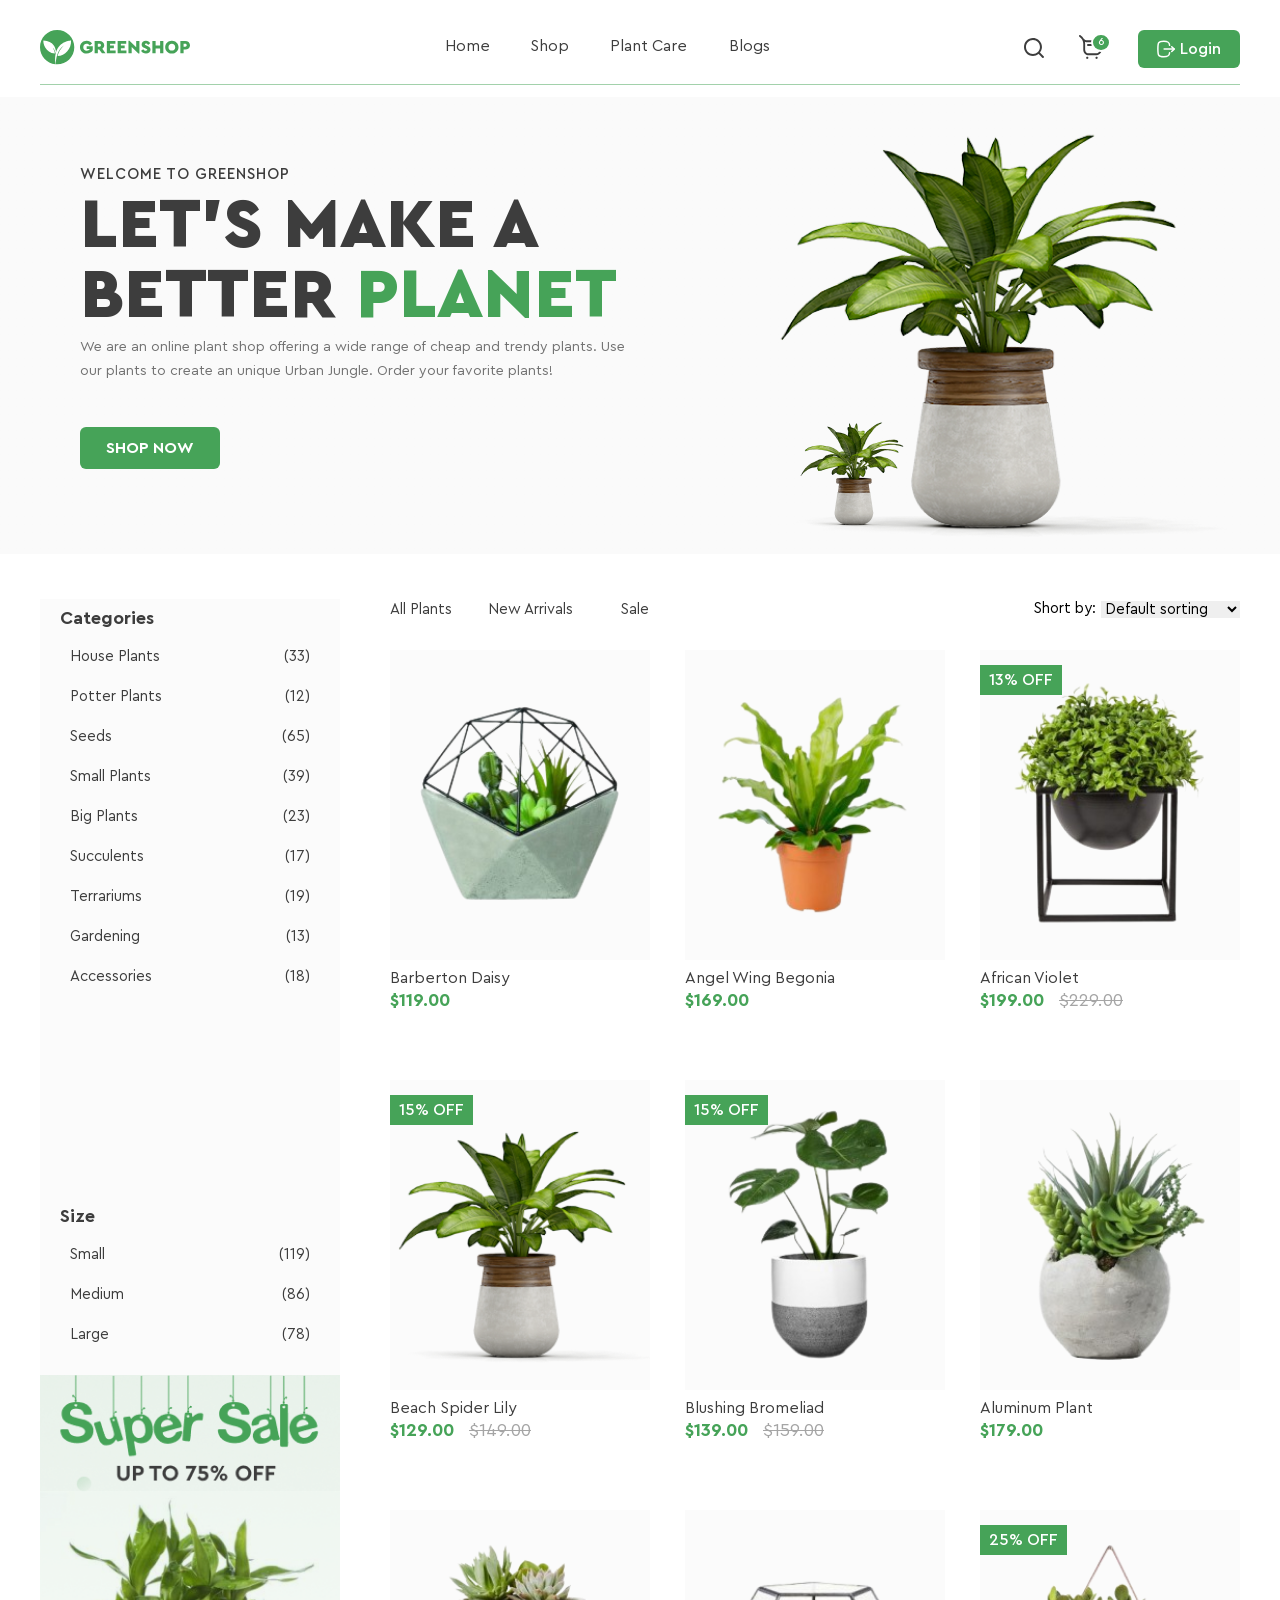
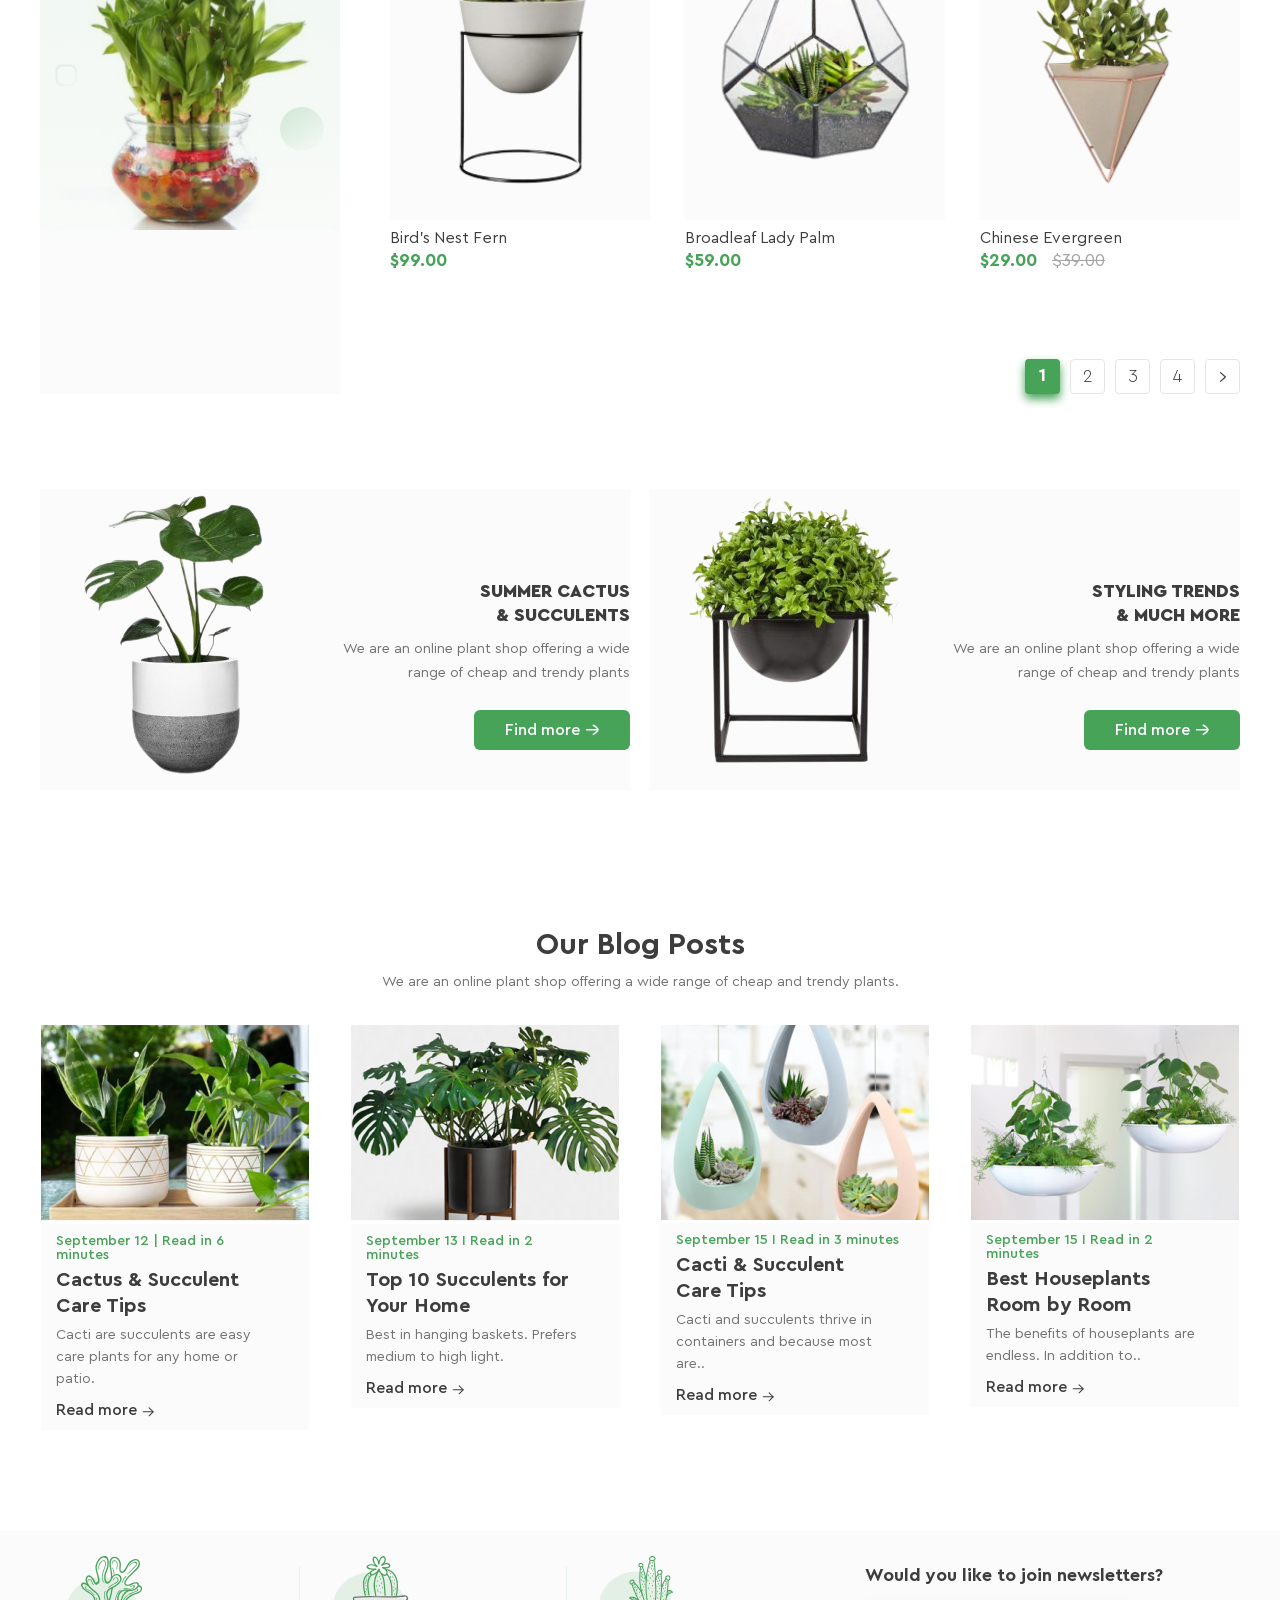
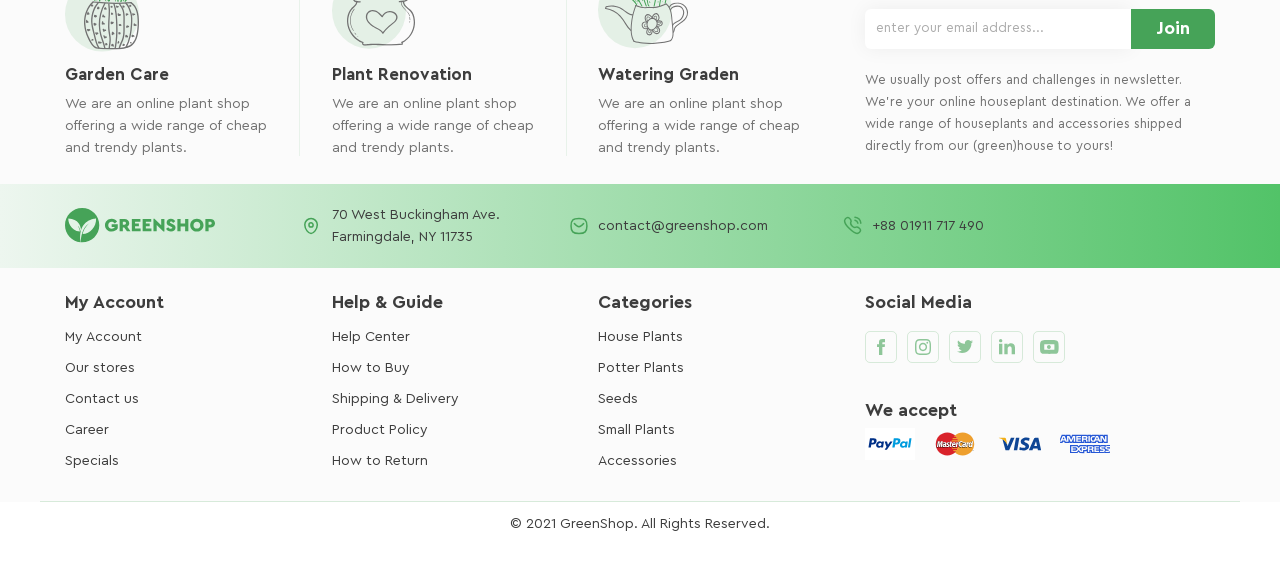
<file: index.html>
<!DOCTYPE html>
<html lang="en">
<head>
    <meta charset="UTF-8">
    <meta name="viewport" content="width=device-width, initial-scale=1.0">
    <title>GreenShop</title>
    <link rel="icon" href="./favicon.ico">
    <link rel="stylesheet" href="./css/reset.css">
    <link rel="stylesheet" href="./css/fonts.css">
    <link rel="stylesheet" href="./css/styles.css">
</head>
<body>

    <header class="header">
        <div class="container">
            <div class="header__wrapper">
                <a href="index.html"><img src="./images/logo.svg" alt="logo GREENSHOP"></a>
                <nav class="header__nav">
                    <ul class="menu">
                        <li class="menu__item">
                            <a href="#">Home</a>
                        </li>
                        <li class="menu__item">
                            <a href="#">Shop</a>
                        </li>
                        <li class="menu__item dropdown">
                            <a href="#">Plant Care</a>
                            <ul class="submenu">
                                <li><a href="#">Drainage</a></li>
                                <li><a href="#">Fungicides</a></li>
                                <li><a href="#">Fertilizer</a></li>
                                <li>
                                    <a href="#">Priming</a>
                                    <svg width="7" height="10" viewBox="0 0 7 10" fill="none" xmlns="http://www.w3.org/2000/svg">
                                        <path
                                            d="M1.14228 0.945805C0.909014 0.730097 0.908201 0.379612 1.14046 0.162973C1.35161 -0.0339699 1.68269 -0.0524979 1.9164 0.107825L1.98337 0.161288L6.79132 4.60737C7.00401 4.80406 7.02336 5.11265 6.84935 5.32969L6.79135 5.39186L1.9834 9.83868C1.75016 10.0544 1.37278 10.0537 1.1405 9.83706C0.929333 9.64013 0.910782 9.33257 1.08439 9.1162L1.14224 9.05423L5.52584 4.99941L1.14228 0.945805Z"
                                            fill="#3D3D3D" />
                                    </svg>
                                    <ul class="submenu next">
                                        <li><a href="#">Universal</a></li>
                                        <li><a href="#">For Ficus</a></li>
                                        <li><a href="#">For Cacti</a></li>
                                        <li><a href="#">For Citrus</a></li>
                                        <li><a href="#">For those in bloom</a></li>
                                        <li><a href="#">For Orchids</a></li>
                                    </ul>
                                </li>
                            </ul>
                        </li>
                        <li class="menu__item">
                            <a href="#">Blogs</a>
                        </li>
                    </ul>
                </nav>
                <div class="header__menu">
                    <div class="search">
                        <svg width="20" height="20" viewBox="0 0 20 20" fill="none" xmlns="http://www.w3.org/2000/svg">
                            <path
                                d="M14.5656 16.0023C10.5704 19.1859 4.98549 18.3049 2.02729 14.6536C-0.827886 11.1285 -0.64932 6.04314 2.44811 2.82458C5.64856 -0.50074 10.6802 -0.944658 14.3277 1.78316C15.6345 2.76027 16.6104 4.00337 17.246 5.50807C17.8853 7.02151 18.0795 8.59614 17.8578 10.2201C17.6368 11.8365 16.9918 13.2769 15.9423 14.6212C16.0272 14.6767 16.1178 14.7167 16.1827 14.7816C17.3365 15.9305 18.4859 17.0836 19.6397 18.2325C19.9132 18.5047 20.0493 18.8218 19.9682 19.204C19.8071 19.9644 18.9018 20.2579 18.3211 19.7359C18.0489 19.4918 17.7985 19.2227 17.54 18.9642C16.5923 18.0171 15.6451 17.0693 14.6973 16.1221C14.658 16.0847 14.6168 16.0497 14.5656 16.0023ZM15.9529 8.98636C15.9629 5.12659 12.8468 2.00605 8.97825 2.00043C5.12035 1.99481 2.00669 5.09037 1.98983 8.94765C1.97297 12.8168 5.08289 15.9461 8.96326 15.9642C12.8055 15.9823 15.9429 12.8499 15.9529 8.98636Z"
                                fill="#3D3D3D" />
                        </svg>
                    </div>
                    <div class="basket">
                        <a href="#">
                            <svg width="24" height="24" viewBox="0 0 20 20" fill="none" xmlns="http://www.w3.org/2000/svg">
                                <path
                                    d="M14.294 16.8745H8.24077C5.65655 16.8745 3.55412 14.7721 3.55412 12.1879V7.38405C3.55412 4.98175 2.35676 2.75813 0.351225 1.4358C-0.00894369 1.19834 -0.108379 0.713895 0.129078 0.353726C0.366535 -0.00648163 0.850939 -0.105956 1.21119 0.131579C2.35606 0.886442 3.28487 1.88204 3.94905 3.02832C4.09258 3.18911 5.24995 4.41584 7.14726 4.41584H16.142C18.596 4.36995 20.5168 6.83267 19.8752 9.20138L18.8397 13.3284C18.3159 15.4163 16.4466 16.8745 14.294 16.8745ZM4.91926 5.53677C5.04912 6.1367 5.11634 6.7553 5.11634 7.38405V12.1879C5.11634 13.9107 6.51796 15.3123 8.24077 15.3123H14.294C15.7291 15.3123 16.9752 14.3401 17.3245 12.9482L18.3599 8.82121C18.7412 7.41373 17.5997 5.95084 16.142 5.97806H7.14722C6.28913 5.97806 5.54224 5.79305 4.91926 5.53677ZM7.85021 19.0226C7.85021 18.4833 7.41307 18.0462 6.87383 18.0462C5.57828 18.0978 5.57942 19.9479 6.87383 19.999C7.41307 19.999 7.85021 19.5618 7.85021 19.0226ZM15.6222 19.0226C15.6222 18.4833 15.1851 18.0462 14.6459 18.0462C13.3503 18.0978 13.3514 19.9479 14.6459 19.999C15.1851 19.999 15.6222 19.5618 15.6222 19.0226ZM16.9231 8.32138C16.9231 7.88998 16.5734 7.54027 16.142 7.54027H7.45966C6.42329 7.58152 6.42407 9.0616 7.45966 9.10249H16.142C16.5734 9.10249 16.9231 8.75279 16.9231 8.32138Z"
                                    fill="#3D3D3D" />
                            </svg>
                        </a>
                        <div class="basket__quantity">6</div>
                    </div>
                    <a href="registration.html" target="_blank" class="header__btn">
                        <svg width="18" height="18" viewBox="0 0 18 18" fill="none" xmlns="http://www.w3.org/2000/svg">
                            <path d="M17.1601 9.1006H7.12598" stroke="white" stroke-width="1.5" stroke-linecap="round"
                                stroke-linejoin="round" />
                            <path d="M14.7212 6.67059L17.1612 9.10059L14.7212 11.5306" stroke="white" stroke-width="1.5"
                                stroke-linecap="round" stroke-linejoin="round" />
                            <path
                                d="M12.6342 5.35826C12.3592 2.37493 11.2425 1.2916 6.80082 1.2916C0.883322 1.2916 0.883322 3.2166 0.883322 8.99993C0.883322 14.7833 0.883322 16.7083 6.80082 16.7083C11.2425 16.7083 12.3592 15.6249 12.6342 12.6416"
                                stroke="white" stroke-width="1.5" stroke-linecap="round" stroke-linejoin="round" />
                        </svg>
                        <span>Login</span>
                    </a>
                    <button class="burger-menu">
                        <svg width="24px" height="24px" viewBox="0 0 24 24" fill="none" xmlns="http://www.w3.org/2000/svg">
                            <path d="M4 18L20 18" stroke="#000000" stroke-width="2" stroke-linecap="round" />
                            <path d="M4 12L20 12" stroke="#000000" stroke-width="2" stroke-linecap="round" />
                            <path d="M4 6L20 6" stroke="#000000" stroke-width="2" stroke-linecap="round" />
                        </svg>
                    </button>
                </div>
            </div>
        </div>
    </header>

    <!-- promo -->

    <section class="promo">
        <div class="container">
            <div class="promo__wrapper">
                <div class="promo__text">
                    <p class="promo__welcome">Welcome to GreenShop</p>
                    <h1 class="promo__title">Let’s Make a
                    Better <span>Planet</span></h1>
                    <p class="promo__description">We are an online plant shop offering a wide range of cheap and trendy plants. Use our plants to create an unique Urban
                    Jungle. Order your favorite plants!</p>
                    <a href="#" class="promo__link">shop now</a>
                </div>
            </div>
        </div>
    </section>

    <!-- our-products -->

    <div class="our-products">
        <div class="container">
            <div class="our-product-wrapper">
                <aside class="sidebar">
                    <div class="sidebar-categories">
                        <h2 class="sidebar-title">Categories</h2>
                        <ul class="sidebar-menu">
                            <li>
                                <a href="#" class="sidebar-link">House Plants
                                    <div class="quantity">(33)</div>
                                </a>
                            </li>
                            <li>
                                <a href="#" class="sidebar-link">Potter Plants
                                    <div class="quantity">(12)</div>
                                </a>
                            </li>
                            <li>
                                <a href="#" class="sidebar-link">Seeds
                                    <div class="quantity">(65)</div>
                                </a>
                            </li>
                            <li>
                                <a href="#" class="sidebar-link">Small Plants
                                    <div class="quantity">(39)</div>
                                </a>
                            </li>
                            <li>
                                <a href="#" class="sidebar-link">Big Plants
                                    <div class="quantity">(23)</div>
                                </a>
                            </li>
                            <li>
                                <a href="#" class="sidebar-link">Succulents
                                    <div class="quantity">(17)</div>
                                </a>
                            </li>
                            <li>
                                <a href="#" class="sidebar-link">Terrariums
                                    <div class="quantity">(19)</div>
                                </a>
                            </li>
                            <li>
                                <a href="#" class="sidebar-link">Gardening
                                    <div class="quantity">(13)</div>
                                </a>
                            </li>
                            <li>
                                <a href="#" class="sidebar-link">Accessories
                                    <div class="quantity">(18)</div>
                                </a>
                            </li>
                        </ul>
                    </div>
                    <div class="sidebar-size">
                        <h2 class="sidebar-title">Size</h2>
                        <ul class="sidebar-menu">
                            <li>
                                <a href="#" class="sidebar-link">Small
                                    <div class="quantity">(119)</div>
                                </a>
                            </li>
                            <li>
                                <a href="#" class="sidebar-link">Medium
                                    <div class="quantity">(86)</div>
                                </a>
                            </li>
                            <li>
                                <a href="#" class="sidebar-link">Large
                                    <div class="quantity">(78)</div>
                                </a>
                            </li>
                        </ul>
                    </div>
                    <a href="#"><img src="./images/banner.png" alt="Sale_Banner"></a>
                </aside>
                <div class="main-content">
                    <div class="product-filter">
                        <div class="catalog-menu">
                            <a href="#" class="catalog-link">All Plants</a>
                            <a href="#" class="catalog-link">New Arrivals</a>
                            <a href="#" class="catalog-link">Sale</a>
                        </div>
                        <div class="catalog-option">
                            <p>Short by:</p>
                            <select>
                                <option>Default sorting</option>
                                <option>Price, low to high</option>
                                <option>Price, high to low</option>
                            </select>
                        </div>
                    </div>
                    <div class="products">
                        <article>
                            <div class="product-item-head">
                                <img src="./images/product_card/img1.png" alt="Barberton Daisy">
                                <div class="product-icons">
                                    <a href="#" class="icon_btn">
                                        <svg width="20" height="20" viewBox="0 0 20 20" fill="none" xmlns="http://www.w3.org/2000/svg">
                                            <path
                                                d="M14.294 16.8745H8.24077C5.65655 16.8745 3.55412 14.7721 3.55412 12.1879V7.38405C3.55412 4.98175 2.35676 2.75813 0.351225 1.4358C-0.00894369 1.19834 -0.108379 0.713895 0.129078 0.353726C0.366535 -0.00648163 0.850939 -0.105956 1.21119 0.131579C2.35606 0.886442 3.28487 1.88204 3.94905 3.02832C4.09258 3.18911 5.24995 4.41584 7.14726 4.41584H16.142C18.596 4.36995 20.5168 6.83267 19.8752 9.20138L18.8397 13.3284C18.3159 15.4163 16.4466 16.8745 14.294 16.8745ZM4.91926 5.53677C5.04912 6.1367 5.11634 6.7553 5.11634 7.38405V12.1879C5.11634 13.9107 6.51796 15.3123 8.24077 15.3123H14.294C15.7291 15.3123 16.9752 14.3401 17.3245 12.9482L18.3599 8.82121C18.7412 7.41373 17.5997 5.95084 16.142 5.97806H7.14722C6.28913 5.97806 5.54224 5.79305 4.91926 5.53677ZM7.85021 19.0226C7.85021 18.4833 7.41307 18.0462 6.87383 18.0462C5.57828 18.0978 5.57942 19.9479 6.87383 19.999C7.41307 19.999 7.85021 19.5618 7.85021 19.0226ZM15.6222 19.0226C15.6222 18.4833 15.1851 18.0462 14.6459 18.0462C13.3503 18.0978 13.3514 19.9479 14.6459 19.999C15.1851 19.999 15.6222 19.5618 15.6222 19.0226ZM16.9231 8.32138C16.9231 7.88998 16.5734 7.54027 16.142 7.54027H7.45966C6.42329 7.58152 6.42407 9.0616 7.45966 9.10249H16.142C16.5734 9.10249 16.9231 8.75279 16.9231 8.32138Z"
                                                fill="#3D3D3D" />
                                        </svg>
                                    </a>
                                    <a href="#" class="icon_btn">
                                        <svg width="20" height="18" viewBox="0 0 20 18" fill="none" xmlns="http://www.w3.org/2000/svg">
                                            <path
                                                d="M10 17.8873C9.71527 17.8873 9.44077 17.7842 9.22684 17.5968C8.41888 16.8903 7.63992 16.2264 6.95267 15.6408L6.94916 15.6377C4.93423 13.9207 3.19427 12.4378 1.98364 10.9771C0.630341 9.34409 0 7.79578 0 6.10434C0 4.46097 0.563507 2.94485 1.58661 1.83508C2.62192 0.712189 4.04251 0.09375 5.58716 0.09375C6.74164 0.09375 7.79892 0.45874 8.72955 1.1785C9.19922 1.54181 9.62494 1.98645 10 2.5051C10.3752 1.98645 10.8008 1.54181 11.2706 1.1785C12.2012 0.45874 13.2585 0.09375 14.413 0.09375C15.9575 0.09375 17.3782 0.712189 18.4135 1.83508C19.4366 2.94485 20 4.46097 20 6.10434C20 7.79578 19.3698 9.34409 18.0165 10.9769C16.8059 12.4378 15.0661 13.9205 13.0515 15.6374C12.363 16.224 11.5828 16.8889 10.773 17.5971C10.5592 17.7842 10.2846 17.8873 10 17.8873ZM5.58716 1.26532C4.37363 1.26532 3.25882 1.74963 2.44781 2.62915C1.62476 3.52194 1.17142 4.75607 1.17142 6.10434C1.17142 7.52692 1.70013 8.79919 2.88559 10.2296C4.03137 11.6122 5.73563 13.0645 7.70889 14.7462L7.71255 14.7492C8.4024 15.3371 9.18442 16.0036 9.99832 16.7153C10.8171 16.0023 11.6003 15.3347 12.2916 14.7458C14.2647 13.0642 15.9688 11.6122 17.1146 10.2296C18.2999 8.79919 18.8286 7.52692 18.8286 6.10434C18.8286 4.75607 18.3752 3.52194 17.5522 2.62915C16.7413 1.74963 15.6264 1.26532 14.413 1.26532C13.524 1.26532 12.7078 1.54791 11.9872 2.10516C11.3449 2.60199 10.8975 3.23004 10.6352 3.66949C10.5003 3.89548 10.2629 4.03036 10 4.03036C9.73709 4.03036 9.49966 3.89548 9.36478 3.66949C9.10263 3.23004 8.65524 2.60199 8.01285 2.10516C7.29218 1.54791 6.47598 1.26532 5.58716 1.26532Z"
                                                fill="#3D3D3D" />
                                        </svg>
                                    </a>
                                    <a href="#" class="icon_btn">
                                        <svg width="20" height="20" viewBox="0 0 20 20" fill="none" xmlns="http://www.w3.org/2000/svg">
                                            <path
                                                d="M14.5656 16.0023C10.5704 19.1859 4.98549 18.3049 2.02729 14.6536C-0.827886 11.1285 -0.64932 6.04314 2.44811 2.82458C5.64856 -0.50074 10.6802 -0.944658 14.3277 1.78316C15.6345 2.76027 16.6104 4.00337 17.246 5.50807C17.8853 7.02151 18.0795 8.59614 17.8578 10.2201C17.6368 11.8365 16.9918 13.2769 15.9423 14.6212C16.0272 14.6767 16.1178 14.7167 16.1827 14.7816C17.3365 15.9305 18.4859 17.0836 19.6397 18.2325C19.9132 18.5047 20.0493 18.8218 19.9682 19.204C19.8071 19.9644 18.9018 20.2579 18.3211 19.7359C18.0489 19.4918 17.7985 19.2227 17.54 18.9642C16.5923 18.0171 15.6451 17.0693 14.6973 16.1221C14.658 16.0847 14.6168 16.0497 14.5656 16.0023ZM15.9529 8.98636C15.9629 5.12659 12.8468 2.00605 8.97825 2.00043C5.12035 1.99481 2.00669 5.09037 1.98983 8.94765C1.97297 12.8168 5.08289 15.9461 8.96326 15.9642C12.8055 15.9823 15.9429 12.8499 15.9529 8.98636Z"
                                                fill="#3D3D3D" />
                                        </svg>
                                    </a>
                                </div>
                            </div>
                            <div class="product-item-body">
                                <h3 class="product-name">Barberton Daisy</h3>
                                <p class="product-price">$119.00</p>
                            </div>
                        </article>
                        <article>
                            <div class="product-item-head">
                                <img src="./images/product_card/img2.png" alt="Angel Wing Begonia">
                                <div class="product-icons">
                                    <a href="#" class="icon_btn">
                                        <svg width="20" height="20" viewBox="0 0 20 20" fill="none" xmlns="http://www.w3.org/2000/svg">
                                            <path
                                                d="M14.294 16.8745H8.24077C5.65655 16.8745 3.55412 14.7721 3.55412 12.1879V7.38405C3.55412 4.98175 2.35676 2.75813 0.351225 1.4358C-0.00894369 1.19834 -0.108379 0.713895 0.129078 0.353726C0.366535 -0.00648163 0.850939 -0.105956 1.21119 0.131579C2.35606 0.886442 3.28487 1.88204 3.94905 3.02832C4.09258 3.18911 5.24995 4.41584 7.14726 4.41584H16.142C18.596 4.36995 20.5168 6.83267 19.8752 9.20138L18.8397 13.3284C18.3159 15.4163 16.4466 16.8745 14.294 16.8745ZM4.91926 5.53677C5.04912 6.1367 5.11634 6.7553 5.11634 7.38405V12.1879C5.11634 13.9107 6.51796 15.3123 8.24077 15.3123H14.294C15.7291 15.3123 16.9752 14.3401 17.3245 12.9482L18.3599 8.82121C18.7412 7.41373 17.5997 5.95084 16.142 5.97806H7.14722C6.28913 5.97806 5.54224 5.79305 4.91926 5.53677ZM7.85021 19.0226C7.85021 18.4833 7.41307 18.0462 6.87383 18.0462C5.57828 18.0978 5.57942 19.9479 6.87383 19.999C7.41307 19.999 7.85021 19.5618 7.85021 19.0226ZM15.6222 19.0226C15.6222 18.4833 15.1851 18.0462 14.6459 18.0462C13.3503 18.0978 13.3514 19.9479 14.6459 19.999C15.1851 19.999 15.6222 19.5618 15.6222 19.0226ZM16.9231 8.32138C16.9231 7.88998 16.5734 7.54027 16.142 7.54027H7.45966C6.42329 7.58152 6.42407 9.0616 7.45966 9.10249H16.142C16.5734 9.10249 16.9231 8.75279 16.9231 8.32138Z"
                                                fill="#3D3D3D" />
                                        </svg>
                                    </a>
                                    <a href="#" class="icon_btn">
                                        <svg width="20" height="18" viewBox="0 0 20 18" fill="none" xmlns="http://www.w3.org/2000/svg">
                                            <path
                                                d="M10 17.8873C9.71527 17.8873 9.44077 17.7842 9.22684 17.5968C8.41888 16.8903 7.63992 16.2264 6.95267 15.6408L6.94916 15.6377C4.93423 13.9207 3.19427 12.4378 1.98364 10.9771C0.630341 9.34409 0 7.79578 0 6.10434C0 4.46097 0.563507 2.94485 1.58661 1.83508C2.62192 0.712189 4.04251 0.09375 5.58716 0.09375C6.74164 0.09375 7.79892 0.45874 8.72955 1.1785C9.19922 1.54181 9.62494 1.98645 10 2.5051C10.3752 1.98645 10.8008 1.54181 11.2706 1.1785C12.2012 0.45874 13.2585 0.09375 14.413 0.09375C15.9575 0.09375 17.3782 0.712189 18.4135 1.83508C19.4366 2.94485 20 4.46097 20 6.10434C20 7.79578 19.3698 9.34409 18.0165 10.9769C16.8059 12.4378 15.0661 13.9205 13.0515 15.6374C12.363 16.224 11.5828 16.8889 10.773 17.5971C10.5592 17.7842 10.2846 17.8873 10 17.8873ZM5.58716 1.26532C4.37363 1.26532 3.25882 1.74963 2.44781 2.62915C1.62476 3.52194 1.17142 4.75607 1.17142 6.10434C1.17142 7.52692 1.70013 8.79919 2.88559 10.2296C4.03137 11.6122 5.73563 13.0645 7.70889 14.7462L7.71255 14.7492C8.4024 15.3371 9.18442 16.0036 9.99832 16.7153C10.8171 16.0023 11.6003 15.3347 12.2916 14.7458C14.2647 13.0642 15.9688 11.6122 17.1146 10.2296C18.2999 8.79919 18.8286 7.52692 18.8286 6.10434C18.8286 4.75607 18.3752 3.52194 17.5522 2.62915C16.7413 1.74963 15.6264 1.26532 14.413 1.26532C13.524 1.26532 12.7078 1.54791 11.9872 2.10516C11.3449 2.60199 10.8975 3.23004 10.6352 3.66949C10.5003 3.89548 10.2629 4.03036 10 4.03036C9.73709 4.03036 9.49966 3.89548 9.36478 3.66949C9.10263 3.23004 8.65524 2.60199 8.01285 2.10516C7.29218 1.54791 6.47598 1.26532 5.58716 1.26532Z"
                                                fill="#3D3D3D" />
                                        </svg>
                                    </a>
                                    <a href="#" class="icon_btn">
                                        <svg width="20" height="20" viewBox="0 0 20 20" fill="none" xmlns="http://www.w3.org/2000/svg">
                                            <path
                                                d="M14.5656 16.0023C10.5704 19.1859 4.98549 18.3049 2.02729 14.6536C-0.827886 11.1285 -0.64932 6.04314 2.44811 2.82458C5.64856 -0.50074 10.6802 -0.944658 14.3277 1.78316C15.6345 2.76027 16.6104 4.00337 17.246 5.50807C17.8853 7.02151 18.0795 8.59614 17.8578 10.2201C17.6368 11.8365 16.9918 13.2769 15.9423 14.6212C16.0272 14.6767 16.1178 14.7167 16.1827 14.7816C17.3365 15.9305 18.4859 17.0836 19.6397 18.2325C19.9132 18.5047 20.0493 18.8218 19.9682 19.204C19.8071 19.9644 18.9018 20.2579 18.3211 19.7359C18.0489 19.4918 17.7985 19.2227 17.54 18.9642C16.5923 18.0171 15.6451 17.0693 14.6973 16.1221C14.658 16.0847 14.6168 16.0497 14.5656 16.0023ZM15.9529 8.98636C15.9629 5.12659 12.8468 2.00605 8.97825 2.00043C5.12035 1.99481 2.00669 5.09037 1.98983 8.94765C1.97297 12.8168 5.08289 15.9461 8.96326 15.9642C12.8055 15.9823 15.9429 12.8499 15.9529 8.98636Z"
                                                fill="#3D3D3D" />
                                        </svg>
                                    </a>
                                </div>
                            </div>
                            <div class="product-item-body">
                                <h3 class="product-name">Angel Wing Begonia</h3>
                                <p class="product-price">$169.00</p>
                            </div>
                        </article>
                        <article>
                            <div class="product-item-head">
                                <img src="./images/product_card/img3.png" alt="African Violet">
                                <div class="product-sale">13% off</div>
                                <div class="product-icons">
                                    <a href="#" class="icon_btn">
                                        <svg width="20" height="20" viewBox="0 0 20 20" fill="none" xmlns="http://www.w3.org/2000/svg">
                                            <path
                                                d="M14.294 16.8745H8.24077C5.65655 16.8745 3.55412 14.7721 3.55412 12.1879V7.38405C3.55412 4.98175 2.35676 2.75813 0.351225 1.4358C-0.00894369 1.19834 -0.108379 0.713895 0.129078 0.353726C0.366535 -0.00648163 0.850939 -0.105956 1.21119 0.131579C2.35606 0.886442 3.28487 1.88204 3.94905 3.02832C4.09258 3.18911 5.24995 4.41584 7.14726 4.41584H16.142C18.596 4.36995 20.5168 6.83267 19.8752 9.20138L18.8397 13.3284C18.3159 15.4163 16.4466 16.8745 14.294 16.8745ZM4.91926 5.53677C5.04912 6.1367 5.11634 6.7553 5.11634 7.38405V12.1879C5.11634 13.9107 6.51796 15.3123 8.24077 15.3123H14.294C15.7291 15.3123 16.9752 14.3401 17.3245 12.9482L18.3599 8.82121C18.7412 7.41373 17.5997 5.95084 16.142 5.97806H7.14722C6.28913 5.97806 5.54224 5.79305 4.91926 5.53677ZM7.85021 19.0226C7.85021 18.4833 7.41307 18.0462 6.87383 18.0462C5.57828 18.0978 5.57942 19.9479 6.87383 19.999C7.41307 19.999 7.85021 19.5618 7.85021 19.0226ZM15.6222 19.0226C15.6222 18.4833 15.1851 18.0462 14.6459 18.0462C13.3503 18.0978 13.3514 19.9479 14.6459 19.999C15.1851 19.999 15.6222 19.5618 15.6222 19.0226ZM16.9231 8.32138C16.9231 7.88998 16.5734 7.54027 16.142 7.54027H7.45966C6.42329 7.58152 6.42407 9.0616 7.45966 9.10249H16.142C16.5734 9.10249 16.9231 8.75279 16.9231 8.32138Z"
                                                fill="#3D3D3D" />
                                        </svg>
                                    </a>
                                    <a href="#" class="icon_btn">
                                        <svg width="20" height="18" viewBox="0 0 20 18" fill="none" xmlns="http://www.w3.org/2000/svg">
                                            <path
                                                d="M10 17.8873C9.71527 17.8873 9.44077 17.7842 9.22684 17.5968C8.41888 16.8903 7.63992 16.2264 6.95267 15.6408L6.94916 15.6377C4.93423 13.9207 3.19427 12.4378 1.98364 10.9771C0.630341 9.34409 0 7.79578 0 6.10434C0 4.46097 0.563507 2.94485 1.58661 1.83508C2.62192 0.712189 4.04251 0.09375 5.58716 0.09375C6.74164 0.09375 7.79892 0.45874 8.72955 1.1785C9.19922 1.54181 9.62494 1.98645 10 2.5051C10.3752 1.98645 10.8008 1.54181 11.2706 1.1785C12.2012 0.45874 13.2585 0.09375 14.413 0.09375C15.9575 0.09375 17.3782 0.712189 18.4135 1.83508C19.4366 2.94485 20 4.46097 20 6.10434C20 7.79578 19.3698 9.34409 18.0165 10.9769C16.8059 12.4378 15.0661 13.9205 13.0515 15.6374C12.363 16.224 11.5828 16.8889 10.773 17.5971C10.5592 17.7842 10.2846 17.8873 10 17.8873ZM5.58716 1.26532C4.37363 1.26532 3.25882 1.74963 2.44781 2.62915C1.62476 3.52194 1.17142 4.75607 1.17142 6.10434C1.17142 7.52692 1.70013 8.79919 2.88559 10.2296C4.03137 11.6122 5.73563 13.0645 7.70889 14.7462L7.71255 14.7492C8.4024 15.3371 9.18442 16.0036 9.99832 16.7153C10.8171 16.0023 11.6003 15.3347 12.2916 14.7458C14.2647 13.0642 15.9688 11.6122 17.1146 10.2296C18.2999 8.79919 18.8286 7.52692 18.8286 6.10434C18.8286 4.75607 18.3752 3.52194 17.5522 2.62915C16.7413 1.74963 15.6264 1.26532 14.413 1.26532C13.524 1.26532 12.7078 1.54791 11.9872 2.10516C11.3449 2.60199 10.8975 3.23004 10.6352 3.66949C10.5003 3.89548 10.2629 4.03036 10 4.03036C9.73709 4.03036 9.49966 3.89548 9.36478 3.66949C9.10263 3.23004 8.65524 2.60199 8.01285 2.10516C7.29218 1.54791 6.47598 1.26532 5.58716 1.26532Z"
                                                fill="#3D3D3D" />
                                        </svg>
                                    </a>
                                    <a href="#" class="icon_btn">
                                        <svg width="20" height="20" viewBox="0 0 20 20" fill="none" xmlns="http://www.w3.org/2000/svg">
                                            <path
                                                d="M14.5656 16.0023C10.5704 19.1859 4.98549 18.3049 2.02729 14.6536C-0.827886 11.1285 -0.64932 6.04314 2.44811 2.82458C5.64856 -0.50074 10.6802 -0.944658 14.3277 1.78316C15.6345 2.76027 16.6104 4.00337 17.246 5.50807C17.8853 7.02151 18.0795 8.59614 17.8578 10.2201C17.6368 11.8365 16.9918 13.2769 15.9423 14.6212C16.0272 14.6767 16.1178 14.7167 16.1827 14.7816C17.3365 15.9305 18.4859 17.0836 19.6397 18.2325C19.9132 18.5047 20.0493 18.8218 19.9682 19.204C19.8071 19.9644 18.9018 20.2579 18.3211 19.7359C18.0489 19.4918 17.7985 19.2227 17.54 18.9642C16.5923 18.0171 15.6451 17.0693 14.6973 16.1221C14.658 16.0847 14.6168 16.0497 14.5656 16.0023ZM15.9529 8.98636C15.9629 5.12659 12.8468 2.00605 8.97825 2.00043C5.12035 1.99481 2.00669 5.09037 1.98983 8.94765C1.97297 12.8168 5.08289 15.9461 8.96326 15.9642C12.8055 15.9823 15.9429 12.8499 15.9529 8.98636Z"
                                                fill="#3D3D3D" />
                                        </svg>
                                    </a>
                                </div>
                            </div>
                            <div class="product-item-body">
                                <h3 class="product-name">African Violet</h3>
                                <div class="product-value">
                                    <p class="product-price">$199.00</p>
                                    <p class="product-price-old">$229.00</p>
                                </div>
                            </div>
                        </article>
                        <article>
                            <div class="product-item-head">
                                <img src="./images/product_card/img4.png" alt="Beach Spider Lily">
                                <div class="product-sale">15% off</div>
                                <div class="product-icons">
                                    <a href="#" class="icon_btn">
                                        <svg width="20" height="20" viewBox="0 0 20 20" fill="none" xmlns="http://www.w3.org/2000/svg">
                                            <path
                                                d="M14.294 16.8745H8.24077C5.65655 16.8745 3.55412 14.7721 3.55412 12.1879V7.38405C3.55412 4.98175 2.35676 2.75813 0.351225 1.4358C-0.00894369 1.19834 -0.108379 0.713895 0.129078 0.353726C0.366535 -0.00648163 0.850939 -0.105956 1.21119 0.131579C2.35606 0.886442 3.28487 1.88204 3.94905 3.02832C4.09258 3.18911 5.24995 4.41584 7.14726 4.41584H16.142C18.596 4.36995 20.5168 6.83267 19.8752 9.20138L18.8397 13.3284C18.3159 15.4163 16.4466 16.8745 14.294 16.8745ZM4.91926 5.53677C5.04912 6.1367 5.11634 6.7553 5.11634 7.38405V12.1879C5.11634 13.9107 6.51796 15.3123 8.24077 15.3123H14.294C15.7291 15.3123 16.9752 14.3401 17.3245 12.9482L18.3599 8.82121C18.7412 7.41373 17.5997 5.95084 16.142 5.97806H7.14722C6.28913 5.97806 5.54224 5.79305 4.91926 5.53677ZM7.85021 19.0226C7.85021 18.4833 7.41307 18.0462 6.87383 18.0462C5.57828 18.0978 5.57942 19.9479 6.87383 19.999C7.41307 19.999 7.85021 19.5618 7.85021 19.0226ZM15.6222 19.0226C15.6222 18.4833 15.1851 18.0462 14.6459 18.0462C13.3503 18.0978 13.3514 19.9479 14.6459 19.999C15.1851 19.999 15.6222 19.5618 15.6222 19.0226ZM16.9231 8.32138C16.9231 7.88998 16.5734 7.54027 16.142 7.54027H7.45966C6.42329 7.58152 6.42407 9.0616 7.45966 9.10249H16.142C16.5734 9.10249 16.9231 8.75279 16.9231 8.32138Z"
                                                fill="#3D3D3D" />
                                        </svg>
                                    </a>
                                    <a href="#" class="icon_btn">
                                        <svg width="20" height="18" viewBox="0 0 20 18" fill="none" xmlns="http://www.w3.org/2000/svg">
                                            <path
                                                d="M10 17.8873C9.71527 17.8873 9.44077 17.7842 9.22684 17.5968C8.41888 16.8903 7.63992 16.2264 6.95267 15.6408L6.94916 15.6377C4.93423 13.9207 3.19427 12.4378 1.98364 10.9771C0.630341 9.34409 0 7.79578 0 6.10434C0 4.46097 0.563507 2.94485 1.58661 1.83508C2.62192 0.712189 4.04251 0.09375 5.58716 0.09375C6.74164 0.09375 7.79892 0.45874 8.72955 1.1785C9.19922 1.54181 9.62494 1.98645 10 2.5051C10.3752 1.98645 10.8008 1.54181 11.2706 1.1785C12.2012 0.45874 13.2585 0.09375 14.413 0.09375C15.9575 0.09375 17.3782 0.712189 18.4135 1.83508C19.4366 2.94485 20 4.46097 20 6.10434C20 7.79578 19.3698 9.34409 18.0165 10.9769C16.8059 12.4378 15.0661 13.9205 13.0515 15.6374C12.363 16.224 11.5828 16.8889 10.773 17.5971C10.5592 17.7842 10.2846 17.8873 10 17.8873ZM5.58716 1.26532C4.37363 1.26532 3.25882 1.74963 2.44781 2.62915C1.62476 3.52194 1.17142 4.75607 1.17142 6.10434C1.17142 7.52692 1.70013 8.79919 2.88559 10.2296C4.03137 11.6122 5.73563 13.0645 7.70889 14.7462L7.71255 14.7492C8.4024 15.3371 9.18442 16.0036 9.99832 16.7153C10.8171 16.0023 11.6003 15.3347 12.2916 14.7458C14.2647 13.0642 15.9688 11.6122 17.1146 10.2296C18.2999 8.79919 18.8286 7.52692 18.8286 6.10434C18.8286 4.75607 18.3752 3.52194 17.5522 2.62915C16.7413 1.74963 15.6264 1.26532 14.413 1.26532C13.524 1.26532 12.7078 1.54791 11.9872 2.10516C11.3449 2.60199 10.8975 3.23004 10.6352 3.66949C10.5003 3.89548 10.2629 4.03036 10 4.03036C9.73709 4.03036 9.49966 3.89548 9.36478 3.66949C9.10263 3.23004 8.65524 2.60199 8.01285 2.10516C7.29218 1.54791 6.47598 1.26532 5.58716 1.26532Z"
                                                fill="#3D3D3D" />
                                        </svg>
                                    </a>
                                    <a href="#" class="icon_btn">
                                        <svg width="20" height="20" viewBox="0 0 20 20" fill="none" xmlns="http://www.w3.org/2000/svg">
                                            <path
                                                d="M14.5656 16.0023C10.5704 19.1859 4.98549 18.3049 2.02729 14.6536C-0.827886 11.1285 -0.64932 6.04314 2.44811 2.82458C5.64856 -0.50074 10.6802 -0.944658 14.3277 1.78316C15.6345 2.76027 16.6104 4.00337 17.246 5.50807C17.8853 7.02151 18.0795 8.59614 17.8578 10.2201C17.6368 11.8365 16.9918 13.2769 15.9423 14.6212C16.0272 14.6767 16.1178 14.7167 16.1827 14.7816C17.3365 15.9305 18.4859 17.0836 19.6397 18.2325C19.9132 18.5047 20.0493 18.8218 19.9682 19.204C19.8071 19.9644 18.9018 20.2579 18.3211 19.7359C18.0489 19.4918 17.7985 19.2227 17.54 18.9642C16.5923 18.0171 15.6451 17.0693 14.6973 16.1221C14.658 16.0847 14.6168 16.0497 14.5656 16.0023ZM15.9529 8.98636C15.9629 5.12659 12.8468 2.00605 8.97825 2.00043C5.12035 1.99481 2.00669 5.09037 1.98983 8.94765C1.97297 12.8168 5.08289 15.9461 8.96326 15.9642C12.8055 15.9823 15.9429 12.8499 15.9529 8.98636Z"
                                                fill="#3D3D3D" />
                                        </svg>
                                    </a>
                                </div>
                            </div>
                            <div class="product-item-body">
                                <h3 class="product-name">Beach Spider Lily</h3>
                                <div class="product-value">
                                    <p class="product-price">$129.00</p>
                                    <p class="product-price-old">$149.00</p>
                                </div>
                            </div>
                        </article>
                        <article>
                            <div class="product-item-head">
                                <img src="./images/product_card/img5.png" alt="Blushing Bromeliad">
                                <div class="product-sale">15% off</div>
                                <div class="product-icons">
                                    <a href="#" class="icon_btn">
                                        <svg width="20" height="20" viewBox="0 0 20 20" fill="none" xmlns="http://www.w3.org/2000/svg">
                                            <path
                                                d="M14.294 16.8745H8.24077C5.65655 16.8745 3.55412 14.7721 3.55412 12.1879V7.38405C3.55412 4.98175 2.35676 2.75813 0.351225 1.4358C-0.00894369 1.19834 -0.108379 0.713895 0.129078 0.353726C0.366535 -0.00648163 0.850939 -0.105956 1.21119 0.131579C2.35606 0.886442 3.28487 1.88204 3.94905 3.02832C4.09258 3.18911 5.24995 4.41584 7.14726 4.41584H16.142C18.596 4.36995 20.5168 6.83267 19.8752 9.20138L18.8397 13.3284C18.3159 15.4163 16.4466 16.8745 14.294 16.8745ZM4.91926 5.53677C5.04912 6.1367 5.11634 6.7553 5.11634 7.38405V12.1879C5.11634 13.9107 6.51796 15.3123 8.24077 15.3123H14.294C15.7291 15.3123 16.9752 14.3401 17.3245 12.9482L18.3599 8.82121C18.7412 7.41373 17.5997 5.95084 16.142 5.97806H7.14722C6.28913 5.97806 5.54224 5.79305 4.91926 5.53677ZM7.85021 19.0226C7.85021 18.4833 7.41307 18.0462 6.87383 18.0462C5.57828 18.0978 5.57942 19.9479 6.87383 19.999C7.41307 19.999 7.85021 19.5618 7.85021 19.0226ZM15.6222 19.0226C15.6222 18.4833 15.1851 18.0462 14.6459 18.0462C13.3503 18.0978 13.3514 19.9479 14.6459 19.999C15.1851 19.999 15.6222 19.5618 15.6222 19.0226ZM16.9231 8.32138C16.9231 7.88998 16.5734 7.54027 16.142 7.54027H7.45966C6.42329 7.58152 6.42407 9.0616 7.45966 9.10249H16.142C16.5734 9.10249 16.9231 8.75279 16.9231 8.32138Z"
                                                fill="#3D3D3D" />
                                        </svg>
                                    </a>
                                    <a href="#" class="icon_btn">
                                        <svg width="20" height="18" viewBox="0 0 20 18" fill="none" xmlns="http://www.w3.org/2000/svg">
                                            <path
                                                d="M10 17.8873C9.71527 17.8873 9.44077 17.7842 9.22684 17.5968C8.41888 16.8903 7.63992 16.2264 6.95267 15.6408L6.94916 15.6377C4.93423 13.9207 3.19427 12.4378 1.98364 10.9771C0.630341 9.34409 0 7.79578 0 6.10434C0 4.46097 0.563507 2.94485 1.58661 1.83508C2.62192 0.712189 4.04251 0.09375 5.58716 0.09375C6.74164 0.09375 7.79892 0.45874 8.72955 1.1785C9.19922 1.54181 9.62494 1.98645 10 2.5051C10.3752 1.98645 10.8008 1.54181 11.2706 1.1785C12.2012 0.45874 13.2585 0.09375 14.413 0.09375C15.9575 0.09375 17.3782 0.712189 18.4135 1.83508C19.4366 2.94485 20 4.46097 20 6.10434C20 7.79578 19.3698 9.34409 18.0165 10.9769C16.8059 12.4378 15.0661 13.9205 13.0515 15.6374C12.363 16.224 11.5828 16.8889 10.773 17.5971C10.5592 17.7842 10.2846 17.8873 10 17.8873ZM5.58716 1.26532C4.37363 1.26532 3.25882 1.74963 2.44781 2.62915C1.62476 3.52194 1.17142 4.75607 1.17142 6.10434C1.17142 7.52692 1.70013 8.79919 2.88559 10.2296C4.03137 11.6122 5.73563 13.0645 7.70889 14.7462L7.71255 14.7492C8.4024 15.3371 9.18442 16.0036 9.99832 16.7153C10.8171 16.0023 11.6003 15.3347 12.2916 14.7458C14.2647 13.0642 15.9688 11.6122 17.1146 10.2296C18.2999 8.79919 18.8286 7.52692 18.8286 6.10434C18.8286 4.75607 18.3752 3.52194 17.5522 2.62915C16.7413 1.74963 15.6264 1.26532 14.413 1.26532C13.524 1.26532 12.7078 1.54791 11.9872 2.10516C11.3449 2.60199 10.8975 3.23004 10.6352 3.66949C10.5003 3.89548 10.2629 4.03036 10 4.03036C9.73709 4.03036 9.49966 3.89548 9.36478 3.66949C9.10263 3.23004 8.65524 2.60199 8.01285 2.10516C7.29218 1.54791 6.47598 1.26532 5.58716 1.26532Z"
                                                fill="#3D3D3D" />
                                        </svg>
                                    </a>
                                    <a href="#" class="icon_btn">
                                        <svg width="20" height="20" viewBox="0 0 20 20" fill="none" xmlns="http://www.w3.org/2000/svg">
                                            <path
                                                d="M14.5656 16.0023C10.5704 19.1859 4.98549 18.3049 2.02729 14.6536C-0.827886 11.1285 -0.64932 6.04314 2.44811 2.82458C5.64856 -0.50074 10.6802 -0.944658 14.3277 1.78316C15.6345 2.76027 16.6104 4.00337 17.246 5.50807C17.8853 7.02151 18.0795 8.59614 17.8578 10.2201C17.6368 11.8365 16.9918 13.2769 15.9423 14.6212C16.0272 14.6767 16.1178 14.7167 16.1827 14.7816C17.3365 15.9305 18.4859 17.0836 19.6397 18.2325C19.9132 18.5047 20.0493 18.8218 19.9682 19.204C19.8071 19.9644 18.9018 20.2579 18.3211 19.7359C18.0489 19.4918 17.7985 19.2227 17.54 18.9642C16.5923 18.0171 15.6451 17.0693 14.6973 16.1221C14.658 16.0847 14.6168 16.0497 14.5656 16.0023ZM15.9529 8.98636C15.9629 5.12659 12.8468 2.00605 8.97825 2.00043C5.12035 1.99481 2.00669 5.09037 1.98983 8.94765C1.97297 12.8168 5.08289 15.9461 8.96326 15.9642C12.8055 15.9823 15.9429 12.8499 15.9529 8.98636Z"
                                                fill="#3D3D3D" />
                                        </svg>
                                    </a>
                                </div>
                            </div>
                            <div class="product-item-body">
                                <h3 class="product-name">Blushing Bromeliad</h3>
                                <div class="product-value">
                                    <p class="product-price">$139.00</p>
                                    <p class="product-price-old">$159.00</p>
                                </div>
                            </div>
                        </article>
                        <article>
                            <div class="product-item-head">
                                <img src="./images/product_card/img6.png" alt="Aluminum Plant">
                                <div class="product-icons">
                                    <a href="#" class="icon_btn">
                                        <svg width="20" height="20" viewBox="0 0 20 20" fill="none" xmlns="http://www.w3.org/2000/svg">
                                            <path
                                                d="M14.294 16.8745H8.24077C5.65655 16.8745 3.55412 14.7721 3.55412 12.1879V7.38405C3.55412 4.98175 2.35676 2.75813 0.351225 1.4358C-0.00894369 1.19834 -0.108379 0.713895 0.129078 0.353726C0.366535 -0.00648163 0.850939 -0.105956 1.21119 0.131579C2.35606 0.886442 3.28487 1.88204 3.94905 3.02832C4.09258 3.18911 5.24995 4.41584 7.14726 4.41584H16.142C18.596 4.36995 20.5168 6.83267 19.8752 9.20138L18.8397 13.3284C18.3159 15.4163 16.4466 16.8745 14.294 16.8745ZM4.91926 5.53677C5.04912 6.1367 5.11634 6.7553 5.11634 7.38405V12.1879C5.11634 13.9107 6.51796 15.3123 8.24077 15.3123H14.294C15.7291 15.3123 16.9752 14.3401 17.3245 12.9482L18.3599 8.82121C18.7412 7.41373 17.5997 5.95084 16.142 5.97806H7.14722C6.28913 5.97806 5.54224 5.79305 4.91926 5.53677ZM7.85021 19.0226C7.85021 18.4833 7.41307 18.0462 6.87383 18.0462C5.57828 18.0978 5.57942 19.9479 6.87383 19.999C7.41307 19.999 7.85021 19.5618 7.85021 19.0226ZM15.6222 19.0226C15.6222 18.4833 15.1851 18.0462 14.6459 18.0462C13.3503 18.0978 13.3514 19.9479 14.6459 19.999C15.1851 19.999 15.6222 19.5618 15.6222 19.0226ZM16.9231 8.32138C16.9231 7.88998 16.5734 7.54027 16.142 7.54027H7.45966C6.42329 7.58152 6.42407 9.0616 7.45966 9.10249H16.142C16.5734 9.10249 16.9231 8.75279 16.9231 8.32138Z"
                                                fill="#3D3D3D" />
                                        </svg>
                                    </a>
                                    <a href="#" class="icon_btn">
                                        <svg width="20" height="18" viewBox="0 0 20 18" fill="none" xmlns="http://www.w3.org/2000/svg">
                                            <path
                                                d="M10 17.8873C9.71527 17.8873 9.44077 17.7842 9.22684 17.5968C8.41888 16.8903 7.63992 16.2264 6.95267 15.6408L6.94916 15.6377C4.93423 13.9207 3.19427 12.4378 1.98364 10.9771C0.630341 9.34409 0 7.79578 0 6.10434C0 4.46097 0.563507 2.94485 1.58661 1.83508C2.62192 0.712189 4.04251 0.09375 5.58716 0.09375C6.74164 0.09375 7.79892 0.45874 8.72955 1.1785C9.19922 1.54181 9.62494 1.98645 10 2.5051C10.3752 1.98645 10.8008 1.54181 11.2706 1.1785C12.2012 0.45874 13.2585 0.09375 14.413 0.09375C15.9575 0.09375 17.3782 0.712189 18.4135 1.83508C19.4366 2.94485 20 4.46097 20 6.10434C20 7.79578 19.3698 9.34409 18.0165 10.9769C16.8059 12.4378 15.0661 13.9205 13.0515 15.6374C12.363 16.224 11.5828 16.8889 10.773 17.5971C10.5592 17.7842 10.2846 17.8873 10 17.8873ZM5.58716 1.26532C4.37363 1.26532 3.25882 1.74963 2.44781 2.62915C1.62476 3.52194 1.17142 4.75607 1.17142 6.10434C1.17142 7.52692 1.70013 8.79919 2.88559 10.2296C4.03137 11.6122 5.73563 13.0645 7.70889 14.7462L7.71255 14.7492C8.4024 15.3371 9.18442 16.0036 9.99832 16.7153C10.8171 16.0023 11.6003 15.3347 12.2916 14.7458C14.2647 13.0642 15.9688 11.6122 17.1146 10.2296C18.2999 8.79919 18.8286 7.52692 18.8286 6.10434C18.8286 4.75607 18.3752 3.52194 17.5522 2.62915C16.7413 1.74963 15.6264 1.26532 14.413 1.26532C13.524 1.26532 12.7078 1.54791 11.9872 2.10516C11.3449 2.60199 10.8975 3.23004 10.6352 3.66949C10.5003 3.89548 10.2629 4.03036 10 4.03036C9.73709 4.03036 9.49966 3.89548 9.36478 3.66949C9.10263 3.23004 8.65524 2.60199 8.01285 2.10516C7.29218 1.54791 6.47598 1.26532 5.58716 1.26532Z"
                                                fill="#3D3D3D" />
                                        </svg>
                                    </a>
                                    <a href="#" class="icon_btn">
                                        <svg width="20" height="20" viewBox="0 0 20 20" fill="none" xmlns="http://www.w3.org/2000/svg">
                                            <path
                                                d="M14.5656 16.0023C10.5704 19.1859 4.98549 18.3049 2.02729 14.6536C-0.827886 11.1285 -0.64932 6.04314 2.44811 2.82458C5.64856 -0.50074 10.6802 -0.944658 14.3277 1.78316C15.6345 2.76027 16.6104 4.00337 17.246 5.50807C17.8853 7.02151 18.0795 8.59614 17.8578 10.2201C17.6368 11.8365 16.9918 13.2769 15.9423 14.6212C16.0272 14.6767 16.1178 14.7167 16.1827 14.7816C17.3365 15.9305 18.4859 17.0836 19.6397 18.2325C19.9132 18.5047 20.0493 18.8218 19.9682 19.204C19.8071 19.9644 18.9018 20.2579 18.3211 19.7359C18.0489 19.4918 17.7985 19.2227 17.54 18.9642C16.5923 18.0171 15.6451 17.0693 14.6973 16.1221C14.658 16.0847 14.6168 16.0497 14.5656 16.0023ZM15.9529 8.98636C15.9629 5.12659 12.8468 2.00605 8.97825 2.00043C5.12035 1.99481 2.00669 5.09037 1.98983 8.94765C1.97297 12.8168 5.08289 15.9461 8.96326 15.9642C12.8055 15.9823 15.9429 12.8499 15.9529 8.98636Z"
                                                fill="#3D3D3D" />
                                        </svg>
                                    </a>
                                </div>
                            </div>
                            <div class="product-item-body">
                                <h3 class="product-name">Aluminum Plant</h3>
                                <p class="product-price">$179.00</p>
                            </div>
                        </article>
                        <article>
                            <div class="product-item-head">
                                <img src="./images/product_card/img7.png" alt="Bird's Nest Fern">
                                <div class="product-icons">
                                    <a href="#" class="icon_btn">
                                        <svg width="20" height="20" viewBox="0 0 20 20" fill="none" xmlns="http://www.w3.org/2000/svg">
                                            <path
                                                d="M14.294 16.8745H8.24077C5.65655 16.8745 3.55412 14.7721 3.55412 12.1879V7.38405C3.55412 4.98175 2.35676 2.75813 0.351225 1.4358C-0.00894369 1.19834 -0.108379 0.713895 0.129078 0.353726C0.366535 -0.00648163 0.850939 -0.105956 1.21119 0.131579C2.35606 0.886442 3.28487 1.88204 3.94905 3.02832C4.09258 3.18911 5.24995 4.41584 7.14726 4.41584H16.142C18.596 4.36995 20.5168 6.83267 19.8752 9.20138L18.8397 13.3284C18.3159 15.4163 16.4466 16.8745 14.294 16.8745ZM4.91926 5.53677C5.04912 6.1367 5.11634 6.7553 5.11634 7.38405V12.1879C5.11634 13.9107 6.51796 15.3123 8.24077 15.3123H14.294C15.7291 15.3123 16.9752 14.3401 17.3245 12.9482L18.3599 8.82121C18.7412 7.41373 17.5997 5.95084 16.142 5.97806H7.14722C6.28913 5.97806 5.54224 5.79305 4.91926 5.53677ZM7.85021 19.0226C7.85021 18.4833 7.41307 18.0462 6.87383 18.0462C5.57828 18.0978 5.57942 19.9479 6.87383 19.999C7.41307 19.999 7.85021 19.5618 7.85021 19.0226ZM15.6222 19.0226C15.6222 18.4833 15.1851 18.0462 14.6459 18.0462C13.3503 18.0978 13.3514 19.9479 14.6459 19.999C15.1851 19.999 15.6222 19.5618 15.6222 19.0226ZM16.9231 8.32138C16.9231 7.88998 16.5734 7.54027 16.142 7.54027H7.45966C6.42329 7.58152 6.42407 9.0616 7.45966 9.10249H16.142C16.5734 9.10249 16.9231 8.75279 16.9231 8.32138Z"
                                                fill="#3D3D3D" />
                                        </svg>
                                    </a>
                                    <a href="#" class="icon_btn">
                                        <svg width="20" height="18" viewBox="0 0 20 18" fill="none" xmlns="http://www.w3.org/2000/svg">
                                            <path
                                                d="M10 17.8873C9.71527 17.8873 9.44077 17.7842 9.22684 17.5968C8.41888 16.8903 7.63992 16.2264 6.95267 15.6408L6.94916 15.6377C4.93423 13.9207 3.19427 12.4378 1.98364 10.9771C0.630341 9.34409 0 7.79578 0 6.10434C0 4.46097 0.563507 2.94485 1.58661 1.83508C2.62192 0.712189 4.04251 0.09375 5.58716 0.09375C6.74164 0.09375 7.79892 0.45874 8.72955 1.1785C9.19922 1.54181 9.62494 1.98645 10 2.5051C10.3752 1.98645 10.8008 1.54181 11.2706 1.1785C12.2012 0.45874 13.2585 0.09375 14.413 0.09375C15.9575 0.09375 17.3782 0.712189 18.4135 1.83508C19.4366 2.94485 20 4.46097 20 6.10434C20 7.79578 19.3698 9.34409 18.0165 10.9769C16.8059 12.4378 15.0661 13.9205 13.0515 15.6374C12.363 16.224 11.5828 16.8889 10.773 17.5971C10.5592 17.7842 10.2846 17.8873 10 17.8873ZM5.58716 1.26532C4.37363 1.26532 3.25882 1.74963 2.44781 2.62915C1.62476 3.52194 1.17142 4.75607 1.17142 6.10434C1.17142 7.52692 1.70013 8.79919 2.88559 10.2296C4.03137 11.6122 5.73563 13.0645 7.70889 14.7462L7.71255 14.7492C8.4024 15.3371 9.18442 16.0036 9.99832 16.7153C10.8171 16.0023 11.6003 15.3347 12.2916 14.7458C14.2647 13.0642 15.9688 11.6122 17.1146 10.2296C18.2999 8.79919 18.8286 7.52692 18.8286 6.10434C18.8286 4.75607 18.3752 3.52194 17.5522 2.62915C16.7413 1.74963 15.6264 1.26532 14.413 1.26532C13.524 1.26532 12.7078 1.54791 11.9872 2.10516C11.3449 2.60199 10.8975 3.23004 10.6352 3.66949C10.5003 3.89548 10.2629 4.03036 10 4.03036C9.73709 4.03036 9.49966 3.89548 9.36478 3.66949C9.10263 3.23004 8.65524 2.60199 8.01285 2.10516C7.29218 1.54791 6.47598 1.26532 5.58716 1.26532Z"
                                                fill="#3D3D3D" />
                                        </svg>
                                    </a>
                                    <a href="#" class="icon_btn">
                                        <svg width="20" height="20" viewBox="0 0 20 20" fill="none" xmlns="http://www.w3.org/2000/svg">
                                            <path
                                                d="M14.5656 16.0023C10.5704 19.1859 4.98549 18.3049 2.02729 14.6536C-0.827886 11.1285 -0.64932 6.04314 2.44811 2.82458C5.64856 -0.50074 10.6802 -0.944658 14.3277 1.78316C15.6345 2.76027 16.6104 4.00337 17.246 5.50807C17.8853 7.02151 18.0795 8.59614 17.8578 10.2201C17.6368 11.8365 16.9918 13.2769 15.9423 14.6212C16.0272 14.6767 16.1178 14.7167 16.1827 14.7816C17.3365 15.9305 18.4859 17.0836 19.6397 18.2325C19.9132 18.5047 20.0493 18.8218 19.9682 19.204C19.8071 19.9644 18.9018 20.2579 18.3211 19.7359C18.0489 19.4918 17.7985 19.2227 17.54 18.9642C16.5923 18.0171 15.6451 17.0693 14.6973 16.1221C14.658 16.0847 14.6168 16.0497 14.5656 16.0023ZM15.9529 8.98636C15.9629 5.12659 12.8468 2.00605 8.97825 2.00043C5.12035 1.99481 2.00669 5.09037 1.98983 8.94765C1.97297 12.8168 5.08289 15.9461 8.96326 15.9642C12.8055 15.9823 15.9429 12.8499 15.9529 8.98636Z"
                                                fill="#3D3D3D" />
                                        </svg>
                                    </a>
                                </div>
                            </div>
                            <div class="product-item-body">
                                <h3 class="product-name">Bird's Nest Fern</h3>
                                <p class="product-price">$99.00</p>
                            </div>
                        </article>
                        <article>
                            <div class="product-item-head">
                                <img src="./images/product_card/img8.png" alt="Broadleaf Lady Palm">
                                <div class="product-icons">
                                    <a href="#" class="icon_btn">
                                        <svg width="20" height="20" viewBox="0 0 20 20" fill="none" xmlns="http://www.w3.org/2000/svg">
                                            <path
                                                d="M14.294 16.8745H8.24077C5.65655 16.8745 3.55412 14.7721 3.55412 12.1879V7.38405C3.55412 4.98175 2.35676 2.75813 0.351225 1.4358C-0.00894369 1.19834 -0.108379 0.713895 0.129078 0.353726C0.366535 -0.00648163 0.850939 -0.105956 1.21119 0.131579C2.35606 0.886442 3.28487 1.88204 3.94905 3.02832C4.09258 3.18911 5.24995 4.41584 7.14726 4.41584H16.142C18.596 4.36995 20.5168 6.83267 19.8752 9.20138L18.8397 13.3284C18.3159 15.4163 16.4466 16.8745 14.294 16.8745ZM4.91926 5.53677C5.04912 6.1367 5.11634 6.7553 5.11634 7.38405V12.1879C5.11634 13.9107 6.51796 15.3123 8.24077 15.3123H14.294C15.7291 15.3123 16.9752 14.3401 17.3245 12.9482L18.3599 8.82121C18.7412 7.41373 17.5997 5.95084 16.142 5.97806H7.14722C6.28913 5.97806 5.54224 5.79305 4.91926 5.53677ZM7.85021 19.0226C7.85021 18.4833 7.41307 18.0462 6.87383 18.0462C5.57828 18.0978 5.57942 19.9479 6.87383 19.999C7.41307 19.999 7.85021 19.5618 7.85021 19.0226ZM15.6222 19.0226C15.6222 18.4833 15.1851 18.0462 14.6459 18.0462C13.3503 18.0978 13.3514 19.9479 14.6459 19.999C15.1851 19.999 15.6222 19.5618 15.6222 19.0226ZM16.9231 8.32138C16.9231 7.88998 16.5734 7.54027 16.142 7.54027H7.45966C6.42329 7.58152 6.42407 9.0616 7.45966 9.10249H16.142C16.5734 9.10249 16.9231 8.75279 16.9231 8.32138Z"
                                                fill="#3D3D3D" />
                                        </svg>
                                    </a>
                                    <a href="#" class="icon_btn">
                                        <svg width="20" height="18" viewBox="0 0 20 18" fill="none" xmlns="http://www.w3.org/2000/svg">
                                            <path
                                                d="M10 17.8873C9.71527 17.8873 9.44077 17.7842 9.22684 17.5968C8.41888 16.8903 7.63992 16.2264 6.95267 15.6408L6.94916 15.6377C4.93423 13.9207 3.19427 12.4378 1.98364 10.9771C0.630341 9.34409 0 7.79578 0 6.10434C0 4.46097 0.563507 2.94485 1.58661 1.83508C2.62192 0.712189 4.04251 0.09375 5.58716 0.09375C6.74164 0.09375 7.79892 0.45874 8.72955 1.1785C9.19922 1.54181 9.62494 1.98645 10 2.5051C10.3752 1.98645 10.8008 1.54181 11.2706 1.1785C12.2012 0.45874 13.2585 0.09375 14.413 0.09375C15.9575 0.09375 17.3782 0.712189 18.4135 1.83508C19.4366 2.94485 20 4.46097 20 6.10434C20 7.79578 19.3698 9.34409 18.0165 10.9769C16.8059 12.4378 15.0661 13.9205 13.0515 15.6374C12.363 16.224 11.5828 16.8889 10.773 17.5971C10.5592 17.7842 10.2846 17.8873 10 17.8873ZM5.58716 1.26532C4.37363 1.26532 3.25882 1.74963 2.44781 2.62915C1.62476 3.52194 1.17142 4.75607 1.17142 6.10434C1.17142 7.52692 1.70013 8.79919 2.88559 10.2296C4.03137 11.6122 5.73563 13.0645 7.70889 14.7462L7.71255 14.7492C8.4024 15.3371 9.18442 16.0036 9.99832 16.7153C10.8171 16.0023 11.6003 15.3347 12.2916 14.7458C14.2647 13.0642 15.9688 11.6122 17.1146 10.2296C18.2999 8.79919 18.8286 7.52692 18.8286 6.10434C18.8286 4.75607 18.3752 3.52194 17.5522 2.62915C16.7413 1.74963 15.6264 1.26532 14.413 1.26532C13.524 1.26532 12.7078 1.54791 11.9872 2.10516C11.3449 2.60199 10.8975 3.23004 10.6352 3.66949C10.5003 3.89548 10.2629 4.03036 10 4.03036C9.73709 4.03036 9.49966 3.89548 9.36478 3.66949C9.10263 3.23004 8.65524 2.60199 8.01285 2.10516C7.29218 1.54791 6.47598 1.26532 5.58716 1.26532Z"
                                                fill="#3D3D3D" />
                                        </svg>
                                    </a>
                                    <a href="#" class="icon_btn">
                                        <svg width="20" height="20" viewBox="0 0 20 20" fill="none" xmlns="http://www.w3.org/2000/svg">
                                            <path
                                                d="M14.5656 16.0023C10.5704 19.1859 4.98549 18.3049 2.02729 14.6536C-0.827886 11.1285 -0.64932 6.04314 2.44811 2.82458C5.64856 -0.50074 10.6802 -0.944658 14.3277 1.78316C15.6345 2.76027 16.6104 4.00337 17.246 5.50807C17.8853 7.02151 18.0795 8.59614 17.8578 10.2201C17.6368 11.8365 16.9918 13.2769 15.9423 14.6212C16.0272 14.6767 16.1178 14.7167 16.1827 14.7816C17.3365 15.9305 18.4859 17.0836 19.6397 18.2325C19.9132 18.5047 20.0493 18.8218 19.9682 19.204C19.8071 19.9644 18.9018 20.2579 18.3211 19.7359C18.0489 19.4918 17.7985 19.2227 17.54 18.9642C16.5923 18.0171 15.6451 17.0693 14.6973 16.1221C14.658 16.0847 14.6168 16.0497 14.5656 16.0023ZM15.9529 8.98636C15.9629 5.12659 12.8468 2.00605 8.97825 2.00043C5.12035 1.99481 2.00669 5.09037 1.98983 8.94765C1.97297 12.8168 5.08289 15.9461 8.96326 15.9642C12.8055 15.9823 15.9429 12.8499 15.9529 8.98636Z"
                                                fill="#3D3D3D" />
                                        </svg>
                                    </a>
                                </div>
                            </div>
                            <div class="product-item-body">
                                <h3 class="product-name">Broadleaf Lady Palm</h3>
                                <p class="product-price">$59.00</p>
                            </div>
                        </article>
                        <article>
                            <div class="product-item-head">
                                <img src="./images/product_card/img9.png" alt="Chinese Evergreen">
                                <div class="product-sale">25% off</div>
                                <div class="product-icons">
                                    <a href="#" class="icon_btn">
                                        <svg width="20" height="20" viewBox="0 0 20 20" fill="none" xmlns="http://www.w3.org/2000/svg">
                                            <path
                                                d="M14.294 16.8745H8.24077C5.65655 16.8745 3.55412 14.7721 3.55412 12.1879V7.38405C3.55412 4.98175 2.35676 2.75813 0.351225 1.4358C-0.00894369 1.19834 -0.108379 0.713895 0.129078 0.353726C0.366535 -0.00648163 0.850939 -0.105956 1.21119 0.131579C2.35606 0.886442 3.28487 1.88204 3.94905 3.02832C4.09258 3.18911 5.24995 4.41584 7.14726 4.41584H16.142C18.596 4.36995 20.5168 6.83267 19.8752 9.20138L18.8397 13.3284C18.3159 15.4163 16.4466 16.8745 14.294 16.8745ZM4.91926 5.53677C5.04912 6.1367 5.11634 6.7553 5.11634 7.38405V12.1879C5.11634 13.9107 6.51796 15.3123 8.24077 15.3123H14.294C15.7291 15.3123 16.9752 14.3401 17.3245 12.9482L18.3599 8.82121C18.7412 7.41373 17.5997 5.95084 16.142 5.97806H7.14722C6.28913 5.97806 5.54224 5.79305 4.91926 5.53677ZM7.85021 19.0226C7.85021 18.4833 7.41307 18.0462 6.87383 18.0462C5.57828 18.0978 5.57942 19.9479 6.87383 19.999C7.41307 19.999 7.85021 19.5618 7.85021 19.0226ZM15.6222 19.0226C15.6222 18.4833 15.1851 18.0462 14.6459 18.0462C13.3503 18.0978 13.3514 19.9479 14.6459 19.999C15.1851 19.999 15.6222 19.5618 15.6222 19.0226ZM16.9231 8.32138C16.9231 7.88998 16.5734 7.54027 16.142 7.54027H7.45966C6.42329 7.58152 6.42407 9.0616 7.45966 9.10249H16.142C16.5734 9.10249 16.9231 8.75279 16.9231 8.32138Z"
                                                fill="#3D3D3D" />
                                        </svg>
                                    </a>
                                    <a href="#" class="icon_btn">
                                        <svg width="20" height="18" viewBox="0 0 20 18" fill="none" xmlns="http://www.w3.org/2000/svg">
                                            <path
                                                d="M10 17.8873C9.71527 17.8873 9.44077 17.7842 9.22684 17.5968C8.41888 16.8903 7.63992 16.2264 6.95267 15.6408L6.94916 15.6377C4.93423 13.9207 3.19427 12.4378 1.98364 10.9771C0.630341 9.34409 0 7.79578 0 6.10434C0 4.46097 0.563507 2.94485 1.58661 1.83508C2.62192 0.712189 4.04251 0.09375 5.58716 0.09375C6.74164 0.09375 7.79892 0.45874 8.72955 1.1785C9.19922 1.54181 9.62494 1.98645 10 2.5051C10.3752 1.98645 10.8008 1.54181 11.2706 1.1785C12.2012 0.45874 13.2585 0.09375 14.413 0.09375C15.9575 0.09375 17.3782 0.712189 18.4135 1.83508C19.4366 2.94485 20 4.46097 20 6.10434C20 7.79578 19.3698 9.34409 18.0165 10.9769C16.8059 12.4378 15.0661 13.9205 13.0515 15.6374C12.363 16.224 11.5828 16.8889 10.773 17.5971C10.5592 17.7842 10.2846 17.8873 10 17.8873ZM5.58716 1.26532C4.37363 1.26532 3.25882 1.74963 2.44781 2.62915C1.62476 3.52194 1.17142 4.75607 1.17142 6.10434C1.17142 7.52692 1.70013 8.79919 2.88559 10.2296C4.03137 11.6122 5.73563 13.0645 7.70889 14.7462L7.71255 14.7492C8.4024 15.3371 9.18442 16.0036 9.99832 16.7153C10.8171 16.0023 11.6003 15.3347 12.2916 14.7458C14.2647 13.0642 15.9688 11.6122 17.1146 10.2296C18.2999 8.79919 18.8286 7.52692 18.8286 6.10434C18.8286 4.75607 18.3752 3.52194 17.5522 2.62915C16.7413 1.74963 15.6264 1.26532 14.413 1.26532C13.524 1.26532 12.7078 1.54791 11.9872 2.10516C11.3449 2.60199 10.8975 3.23004 10.6352 3.66949C10.5003 3.89548 10.2629 4.03036 10 4.03036C9.73709 4.03036 9.49966 3.89548 9.36478 3.66949C9.10263 3.23004 8.65524 2.60199 8.01285 2.10516C7.29218 1.54791 6.47598 1.26532 5.58716 1.26532Z"
                                                fill="#3D3D3D" />
                                        </svg>
                                    </a>
                                    <a href="#" class="icon_btn">
                                        <svg width="20" height="20" viewBox="0 0 20 20" fill="none" xmlns="http://www.w3.org/2000/svg">
                                            <path
                                                d="M14.5656 16.0023C10.5704 19.1859 4.98549 18.3049 2.02729 14.6536C-0.827886 11.1285 -0.64932 6.04314 2.44811 2.82458C5.64856 -0.50074 10.6802 -0.944658 14.3277 1.78316C15.6345 2.76027 16.6104 4.00337 17.246 5.50807C17.8853 7.02151 18.0795 8.59614 17.8578 10.2201C17.6368 11.8365 16.9918 13.2769 15.9423 14.6212C16.0272 14.6767 16.1178 14.7167 16.1827 14.7816C17.3365 15.9305 18.4859 17.0836 19.6397 18.2325C19.9132 18.5047 20.0493 18.8218 19.9682 19.204C19.8071 19.9644 18.9018 20.2579 18.3211 19.7359C18.0489 19.4918 17.7985 19.2227 17.54 18.9642C16.5923 18.0171 15.6451 17.0693 14.6973 16.1221C14.658 16.0847 14.6168 16.0497 14.5656 16.0023ZM15.9529 8.98636C15.9629 5.12659 12.8468 2.00605 8.97825 2.00043C5.12035 1.99481 2.00669 5.09037 1.98983 8.94765C1.97297 12.8168 5.08289 15.9461 8.96326 15.9642C12.8055 15.9823 15.9429 12.8499 15.9529 8.98636Z"
                                                fill="#3D3D3D" />
                                        </svg>
                                    </a>
                                </div>
                            </div>
                            <div class="product-item-body">
                                <h3 class="product-name">Chinese Evergreen</h3>
                                <div class="product-value">
                                    <p class="product-price">$29.00</p>
                                    <p class="product-price-old">$39.00</p>
                                </div>
                            </div>
                        </article>
                    </div>
                    <div class="pages-link">
                        <a href="#" class="page">1</a>
                        <a href="#" class="page">2</a>
                        <a href="#" class="page">3</a>
                        <a href="#" class="page">4</a>
                        <a href="#" class="page">
                            <svg width="7" height="10" viewBox="0 0 7 10" fill="none" xmlns="http://www.w3.org/2000/svg">
                                <path
                                    d="M1.14228 0.945805C0.909014 0.730097 0.908201 0.379612 1.14046 0.162973C1.35161 -0.0339699 1.68269 -0.0524979 1.9164 0.107825L1.98337 0.161288L6.79132 4.60737C7.00401 4.80406 7.02336 5.11265 6.84935 5.32969L6.79135 5.39186L1.9834 9.83868C1.75016 10.0544 1.37278 10.0537 1.1405 9.83706C0.929333 9.64013 0.910782 9.33257 1.08439 9.1162L1.14224 9.05423L5.52584 4.99941L1.14228 0.945805Z"
                                    fill="#3D3D3D" />
                            </svg>
                        </a>
                    </div>
                </div>
            </div>
        </div>
    </div>

    <!-- info -->

    <section class="info">
        <div class="container">
            <div class="info__wrapper">
                <div class="info__product left">
                    <div class="info__text">
                        <h3 class="info__product-title">
                            Summer cactus & succulents
                        </h3>
                        <p class="info__product-description">
                            We are an online plant shop offering a wide range of cheap and trendy plants
                        </p>
                        <a href="#" class="info__product-btn">
                            Find more
                            <svg width="14" height="12" viewBox="0 0 14 12" fill="none" xmlns="http://www.w3.org/2000/svg">
                                <path d="M12.8126 5.79428L1.56258 5.79428" stroke="white" stroke-width="1.5" stroke-linecap="round"
                                    stroke-linejoin="round" />
                                <path
                                    d="M8.27485 1.2759C8.27485 1.2759 12.8123 3.72165 12.8123 5.79315C12.8123 7.86615 8.27485 10.3127 8.27485 10.3127"
                                    stroke="white" stroke-width="1.5" stroke-linecap="round" stroke-linejoin="round" />
                            </svg>
                        </a>
                    </div>
                </div>
                <div class="info__product right">
                    <div class="info__text">
                        <h3 class="info__product-title">
                            Styling Trends & much more
                        </h3>
                        <p class="info__product-description">
                            We are an online plant shop offering a wide range of cheap and trendy plants
                        </p>
                        <a href="#" class="info__product-btn">
                            Find more
                            <svg width="14" height="12" viewBox="0 0 14 12" fill="none" xmlns="http://www.w3.org/2000/svg">
                                <path d="M12.8126 5.79428L1.56258 5.79428" stroke="white" stroke-width="1.5" stroke-linecap="round"
                                    stroke-linejoin="round" />
                                <path
                                    d="M8.27485 1.2759C8.27485 1.2759 12.8123 3.72165 12.8123 5.79315C12.8123 7.86615 8.27485 10.3127 8.27485 10.3127"
                                    stroke="white" stroke-width="1.5" stroke-linecap="round" stroke-linejoin="round" />
                            </svg>
                        </a>
                    </div>
                </div>
            </div>
        </div>
    </section>

    <!-- blog -->

    <section class="blog">
        <div class="container">
            <h2 class="blog__title">
                Our Blog Posts
            </h2>
            <p class="blog__description">
                We are an online plant shop offering a wide range of cheap and trendy plants.
            </p>
            <div class="blog__wrapper">
                <article class="blog__card">
                    <a href="#">
                        <img src="./images/blog/blog_card1.png" alt="blog card" class="blog__card-head">
                    </a>
                    <div class="blog__card-body">
                        <p class="blog__card-info">September 12 | Read in 6 minutes</p>
                        <h3 class="blog__card-title">Cactus & Succulent Care Tips</h3>
                        <p class="blog__card-description">Cacti are succulents are easy care plants for any home or patio.
                        </p>
                        <a href="#" class="blog__card-link">
                            Read more
                            <svg width="16" height="16" viewBox="0 0 16 16" fill="none" xmlns="http://www.w3.org/2000/svg">
                                <path
                                    d="M2.66666 7.81714C2.66666 7.56401 2.85476 7.35481 3.09881 7.3217L3.16666 7.31714L13.1667 7.31714C13.4428 7.31714 13.6667 7.541 13.6667 7.81714C13.6667 8.07027 13.4786 8.27947 13.2345 8.31257L13.1667 8.31714H3.16666C2.89051 8.31714 2.66666 8.09328 2.66666 7.81714Z"
                                    fill="#3D3D3D" />
                                <path
                                    d="M8.78066 4.15517C8.58498 3.96033 8.5843 3.64375 8.77914 3.44807C8.95627 3.27018 9.23401 3.25344 9.43006 3.39825L9.48624 3.44655L13.5196 7.46255C13.698 7.6402 13.7142 7.91895 13.5683 8.11499L13.5196 8.17114L9.48627 12.1878C9.29061 12.3827 8.97403 12.382 8.77917 12.1863C8.60203 12.0085 8.58646 11.7307 8.7321 11.5352L8.78063 11.4792L12.458 7.81666L8.78066 4.15517Z"
                                    fill="#3D3D3D" />
                            </svg>
                        </a>
                    </div>
                </article>
                <article class="blog__card">
                    <a href="#">
                        <img src="./images/blog/blog_card2.png" alt="blog card" class="blog__card-head">
                    </a>
                    <div class="blog__card-body">
                        <p class="blog__card-info">September 13 I Read in 2 minutes</p>
                        <h3 class="blog__card-title">Top 10 Succulents for
                            Your Home</h3>
                        <p class="blog__card-description">Best in hanging baskets. Prefers medium to high light.</p>
                        <a href="#" class="blog__card-link">
                            Read more
                            <svg width="16" height="16" viewBox="0 0 16 16" fill="none" xmlns="http://www.w3.org/2000/svg">
                                <path
                                    d="M2.66666 7.81714C2.66666 7.56401 2.85476 7.35481 3.09881 7.3217L3.16666 7.31714L13.1667 7.31714C13.4428 7.31714 13.6667 7.541 13.6667 7.81714C13.6667 8.07027 13.4786 8.27947 13.2345 8.31257L13.1667 8.31714H3.16666C2.89051 8.31714 2.66666 8.09328 2.66666 7.81714Z"
                                    fill="#3D3D3D" />
                                <path
                                    d="M8.78066 4.15517C8.58498 3.96033 8.5843 3.64375 8.77914 3.44807C8.95627 3.27018 9.23401 3.25344 9.43006 3.39825L9.48624 3.44655L13.5196 7.46255C13.698 7.6402 13.7142 7.91895 13.5683 8.11499L13.5196 8.17114L9.48627 12.1878C9.29061 12.3827 8.97403 12.382 8.77917 12.1863C8.60203 12.0085 8.58646 11.7307 8.7321 11.5352L8.78063 11.4792L12.458 7.81666L8.78066 4.15517Z"
                                    fill="#3D3D3D" />
                            </svg>
                        </a>
                    </div>
                </article>
                <article class="blog__card">
                    <a href="#">
                        <img src="./images/blog/blog_card3.png" alt="blog card" class="blog__card-head">
                    </a>
                    <div class="blog__card-body">
                        <p class="blog__card-info">September 15 I Read in 3 minutes</p>
                        <h3 class="blog__card-title">Cacti & Succulent
                            Care Tips</h3>
                        <p class="blog__card-description">Cacti and succulents thrive in containers and because most are..
                        </p>
                        <a href="#" class="blog__card-link">
                            Read more
                            <svg width="16" height="16" viewBox="0 0 16 16" fill="none" xmlns="http://www.w3.org/2000/svg">
                                <path
                                    d="M2.66666 7.81714C2.66666 7.56401 2.85476 7.35481 3.09881 7.3217L3.16666 7.31714L13.1667 7.31714C13.4428 7.31714 13.6667 7.541 13.6667 7.81714C13.6667 8.07027 13.4786 8.27947 13.2345 8.31257L13.1667 8.31714H3.16666C2.89051 8.31714 2.66666 8.09328 2.66666 7.81714Z"
                                    fill="#3D3D3D" />
                                <path
                                    d="M8.78066 4.15517C8.58498 3.96033 8.5843 3.64375 8.77914 3.44807C8.95627 3.27018 9.23401 3.25344 9.43006 3.39825L9.48624 3.44655L13.5196 7.46255C13.698 7.6402 13.7142 7.91895 13.5683 8.11499L13.5196 8.17114L9.48627 12.1878C9.29061 12.3827 8.97403 12.382 8.77917 12.1863C8.60203 12.0085 8.58646 11.7307 8.7321 11.5352L8.78063 11.4792L12.458 7.81666L8.78066 4.15517Z"
                                    fill="#3D3D3D" />
                            </svg>
                        </a>
                    </div>
                </article>
                <article class="blog__card">
                    <a href="#">
                        <img src="./images/blog/blog_card4.png" alt="blog card" class="blog__card-head">
                    </a>
                    <div class="blog__card-body">
                        <p class="blog__card-info">September 15 I Read in 2 minutes</p>
                        <h3 class="blog__card-title">Best Houseplants
                            Room by Room</h3>
                        <p class="blog__card-description">The benefits of houseplants are endless. In addition to..</p>
                        <a href="#" class="blog__card-link">
                            Read more
                            <svg width="16" height="16" viewBox="0 0 16 16" fill="none" xmlns="http://www.w3.org/2000/svg">
                                <path
                                    d="M2.66666 7.81714C2.66666 7.56401 2.85476 7.35481 3.09881 7.3217L3.16666 7.31714L13.1667 7.31714C13.4428 7.31714 13.6667 7.541 13.6667 7.81714C13.6667 8.07027 13.4786 8.27947 13.2345 8.31257L13.1667 8.31714H3.16666C2.89051 8.31714 2.66666 8.09328 2.66666 7.81714Z"
                                    fill="#3D3D3D" />
                                <path
                                    d="M8.78066 4.15517C8.58498 3.96033 8.5843 3.64375 8.77914 3.44807C8.95627 3.27018 9.23401 3.25344 9.43006 3.39825L9.48624 3.44655L13.5196 7.46255C13.698 7.6402 13.7142 7.91895 13.5683 8.11499L13.5196 8.17114L9.48627 12.1878C9.29061 12.3827 8.97403 12.382 8.77917 12.1863C8.60203 12.0085 8.58646 11.7307 8.7321 11.5352L8.78063 11.4792L12.458 7.81666L8.78066 4.15517Z"
                                    fill="#3D3D3D" />
                            </svg>
                        </a>
                    </div>
                </article>
            </div>
        </div>
    </section>

    <!-- footer-bar -->

    <div class="footer-bar">
        <div class="container">
            <div class="flashcard__wrapper">
                <article class="flashcard one">
                    <h3 class="flashcard__title">Garden Care</h3>
                    <p class="flashcard__subtitle">
                        We are an online plant shop offering a wide range of cheap and trendy plants.
                    </p>
                    <div class="line"></div>
                </article>
                <article class="flashcard two">
                    <h3 class="flashcard__title">Plant Renovation</h3>
                    <p class="flashcard__subtitle">
                        We are an online plant shop offering a wide range of cheap and trendy plants.
                    </p>
                    <div class="line"></div>
                </article>
                <article class="flashcard three">
                    <h3 class="flashcard__title">Watering Graden</h3>
                    <p class="flashcard__subtitle">
                        We are an online plant shop offering a wide range of cheap and trendy plants.
                    </p>
                </article>
                <div class="subscribe">
                    <h3 class="subscribe_title">Would you like to join newsletters?</h3>
                    <form action="#">
                        <input type="email" placeholder="enter your email address..." required>
                        <input type="submit" value="Join">
                    </form>
                    <p class="subscribe_description">
                        We usually post offers and challenges in newsletter. We’re your online houseplant destination. We offer
                        a wide range
                        of
                        houseplants and accessories shipped directly from our (green)house to yours!
                    </p>
                </div>
            </div>
        </div>
    </div>

    <!-- contacts -->

    <div class="contacts">
        <div class="container">
            <div class="contacts__wrapper">
                <a href="#" class="logo">
                    <img src="./images/logo.svg" alt="logo Greenshop">
                </a>
                <address>
                    <a href="#" class="address">
                        <svg width="40" height="18" viewBox="0 0 14 18" fill="none" xmlns="http://www.w3.org/2000/svg">
                            <path fill-rule="evenodd" clip-rule="evenodd"
                                d="M9.09184 7.92542C9.09184 6.77436 8.15914 5.84166 7.00808 5.84166C5.85787 5.84166 4.92517 6.77436 4.92517 7.92542C4.92517 9.07563 5.85787 10.0083 7.00808 10.0083C8.15914 10.0083 9.09184 9.07563 9.09184 7.92542Z"
                                stroke="#46A358" stroke-width="1.5" stroke-linecap="round" stroke-linejoin="round" />
                            <path fill-rule="evenodd" clip-rule="evenodd"
                                d="M6.99959 16.5C4.58457 16.5 0.75 12.2989 0.75 7.8322C0.75 4.33539 3.54758 1.5 6.99959 1.5C10.4516 1.5 13.25 4.33539 13.25 7.8322C13.25 12.2989 9.41543 16.5 6.99959 16.5Z"
                                stroke="#46A358" stroke-width="1.5" stroke-linecap="round" stroke-linejoin="round" />
                        </svg>
                        70 West Buckingham Ave.
                        Farmingdale, NY 11735
                    </a>
                </address>
                <a href="mailto:contact@greenshop.com" class="mail">
                    <svg width="18" height="18" viewBox="0 0 18 18" fill="none" xmlns="http://www.w3.org/2000/svg">
                        <path
                            d="M13.6208 6.51582C13.6208 6.51582 10.9457 9.72635 8.98917 9.72635C7.03345 9.72635 4.32835 6.51582 4.32835 6.51582"
                            stroke="#46A358" stroke-width="1.5" stroke-linecap="round" stroke-linejoin="round" />
                        <path fill-rule="evenodd" clip-rule="evenodd"
                            d="M1.0434 8.97397C1.0434 3.27556 3.02752 1.37665 8.9799 1.37665C14.9323 1.37665 16.9164 3.27556 16.9164 8.97397C16.9164 14.6716 14.9323 16.5713 8.9799 16.5713C3.02752 16.5713 1.0434 14.6716 1.0434 8.97397Z"
                            stroke="#46A358" stroke-width="1.5" stroke-linecap="round" stroke-linejoin="round" />
                    </svg>
                    contact@greenshop.com
                </a>
                <a href="tel:+8801911717490" class="phone__number">
                    <svg width="19" height="19" viewBox="0 0 19 19" fill="none" xmlns="http://www.w3.org/2000/svg">
                        <path d="M11.9604 1.29175C15.0446 1.63425 17.4813 4.06758 17.8279 7.15175" stroke="#46A358" stroke-width="1.5"
                            stroke-linecap="round" stroke-linejoin="round" />
                        <path d="M11.9604 4.24425C13.4363 4.53091 14.5896 5.68508 14.8771 7.16091" stroke="#46A358" stroke-width="1.5"
                            stroke-linecap="round" stroke-linejoin="round" />
                        <path fill-rule="evenodd" clip-rule="evenodd"
                            d="M6.41709 12.5825C0.668773 6.83352 1.48617 4.20096 2.09214 3.35263C2.16999 3.21552 4.08875 0.343233 6.14551 2.02839C11.2507 6.23288 4.78761 5.63843 9.07452 9.92607C13.3623 14.2128 12.767 7.74996 16.9716 12.8541C18.6568 14.9117 15.7844 16.8303 15.6482 16.9073C14.7998 17.5141 12.1663 18.3315 6.41709 12.5825Z"
                            stroke="#46A358" stroke-width="1.5" stroke-linecap="round" stroke-linejoin="round" />
                    </svg>
                    +88 01911 717 490
                </a>
            </div>
        </div>
    </div>

    <!-- footer -->

    <footer class="footer">
        <div class="container">
            <div class="footer__wrapper">
                <div class="footer__menu">
                    <h3 class="footer__menu-title">
                        My Account
                    </h3>
                    <ul>
                        <li><a href="#">My Account</a></li>
                        <li><a href="#">Our stores</a></li>
                        <li><a href="#">Contact us</a></li>
                        <li><a href="#">Career</a></li>
                        <li><a href="#">Specials</a></li>
                    </ul>
                </div>
                <div class="footer__menu">
                    <h3 class="footer__menu-title">
                        Help & Guide
                    </h3>
                    <ul>
                        <li><a href="#">Help Center</a></li>
                        <li><a href="#">How to Buy</a></li>
                        <li><a href="#">Shipping & Delivery</a></li>
                        <li><a href="#">Product Policy</a></li>
                        <li><a href="#">How to Return</a></li>
                    </ul>
                </div>
                <div class="footer__menu">
                    <h3 class="footer__menu-title">
                        Categories
                    </h3>
                    <ul>
                        <li><a href="#">House Plants</a></li>
                        <li><a href="#">Potter Plants</a></li>
                        <li><a href="#">Seeds</a></li>
                        <li><a href="#">Small Plants</a></li>
                        <li><a href="#">Accessories</a></li>
                    </ul>
                </div>
                <div class="footer__block">
                    <div class="footer__social">
                        <h3 class="footer__social-title">
                            Social Media
                        </h3>
                        <div class="footer__social-icons">
                            <a href="https://www.facebook.com/" target="_blank" class="social__link">
                                <svg width="32" height="32" viewBox="0 0 32 32" fill="none" xmlns="http://www.w3.org/2000/svg">
                                    <rect x="0.5" y="0.5" width="31" height="31" rx="4.5" stroke="#46A358" stroke-opacity="0.2"
                                    />
                                    <path
                                        d="M14 13.3333H12V16H14V24H17.3333V16H19.7333L20 13.3333H17.3333V12.2C17.3333 11.6 17.4667 11.3333 18.0667 11.3333H20V8H17.4667C15.0667 8 14 9.06667 14 11.0667V13.3333Z"
                                        fill="#46A358" fill-opacity="0.6" />
                                </svg>
                            </a>
                            <a href="https://www.instagram.com/" target="_blank" class="social__link">
                                <svg width="32" height="32" viewBox="0 0 32 32" fill="none" xmlns="http://www.w3.org/2000/svg">
                                    <rect x="0.5" y="0.5" width="31" height="31" rx="4.5" stroke="#46A358" stroke-opacity="0.2" />
                                    <path
                                        d="M16 9.46667C18.1333 9.46667 18.4 9.46667 19.2667 9.53333C21.4667 9.6 22.4667 10.6667 22.5333 12.8C22.6 13.6667 22.6 13.8667 22.6 16C22.6 18.1333 22.6 18.4 22.5333 19.2C22.4667 21.3333 21.4 22.4 19.2667 22.4667C18.4 22.5333 18.2 22.5333 16 22.5333C13.8667 22.5333 13.6 22.5333 12.8 22.4667C10.6 22.4 9.6 21.3333 9.53333 19.2C9.46667 18.3333 9.46667 18.1333 9.46667 16C9.46667 13.8667 9.46667 13.6 9.53333 12.8C9.6 10.6667 10.6667 9.6 12.8 9.53333C13.6 9.46667 13.8667 9.46667 16 9.46667ZM16 8C13.8 8 13.5333 8 12.7333 8.06667C9.8 8.2 8.2 9.8 8.06667 12.7333C8 13.5333 8 13.8 8 16C8 18.2 8 18.4667 8.06667 19.2667C8.2 22.2 9.8 23.8 12.7333 23.9333C13.5333 24 13.8 24 16 24C18.2 24 18.4667 24 19.2667 23.9333C22.2 23.8 23.8 22.2 23.9333 19.2667C24 18.4667 24 18.2 24 16C24 13.8 24 13.5333 23.9333 12.7333C23.8 9.8 22.2 8.2 19.2667 8.06667C18.4667 8 18.2 8 16 8ZM16 11.8667C13.7333 11.8667 11.8667 13.7333 11.8667 16C11.8667 18.2667 13.7333 20.1333 16 20.1333C18.2667 20.1333 20.1333 18.2667 20.1333 16C20.1333 13.7333 18.2667 11.8667 16 11.8667ZM16 18.6667C14.5333 18.6667 13.3333 17.4667 13.3333 16C13.3333 14.5333 14.5333 13.3333 16 13.3333C17.4667 13.3333 18.6667 14.5333 18.6667 16C18.6667 17.4667 17.4667 18.6667 16 18.6667ZM20.2667 10.8C19.7333 10.8 19.3333 11.2 19.3333 11.7333C19.3333 12.2667 19.7333 12.6667 20.2667 12.6667C20.8 12.6667 21.2 12.2667 21.2 11.7333C21.2 11.2 20.8 10.8 20.2667 10.8Z"
                                        fill="#46A358" fill-opacity="0.6" />
                                </svg>
                            </a>
                            <a href="https://x.com/" target="_blank" class="social__link">
                                <svg width="32" height="32" viewBox="0 0 32 32" fill="none" xmlns="http://www.w3.org/2000/svg">
                                    <rect x="0.5" y="0.5" width="31" height="31" rx="4.5" stroke="#46A358" stroke-opacity="0.2" />
                                    <path
                                        d="M13.0319 22.0036C19.0699 22.0036 22.3718 17.0012 22.3718 12.6636C22.3718 12.5214 22.3689 12.38 22.3624 12.2392C23.0033 11.7759 23.5605 11.1976 24 10.5395C23.4118 10.8008 22.7789 10.9768 22.1149 11.0562C22.7926 10.6498 23.313 10.0067 23.5585 9.24021C22.9241 9.61636 22.2217 9.88969 21.4742 10.0371C20.8749 9.39908 20.0218 9 19.0779 9C17.2648 9 15.7946 10.4702 15.7946 12.2823C15.7946 12.54 15.8236 12.7904 15.8796 13.0308C13.1516 12.8938 10.7324 11.5874 9.11352 9.60125C8.83127 10.0862 8.66877 10.65 8.66877 11.2511C8.66877 12.3899 9.24837 13.3953 10.1297 13.9836C9.59121 13.9671 9.08531 13.8189 8.64293 13.5729C8.6422 13.5866 8.6422 13.6004 8.6422 13.6148C8.6422 15.2047 9.77392 16.532 11.2758 16.8329C11.0001 16.908 10.71 16.9484 10.4105 16.9484C10.199 16.9484 9.99338 16.9273 9.79339 16.8893C10.2112 18.1933 11.4232 19.1425 12.8601 19.1693C11.7364 20.0499 10.3209 20.5745 8.78305 20.5745C8.51827 20.5745 8.25695 20.5594 8 20.529C9.45273 21.46 11.1777 22.0036 13.0319 22.0036Z"
                                        fill="#46A358" fill-opacity="0.6" />
                                </svg>
                            </a>
                            <a href="https://www.linkedin.com/" target="_blank" class="social__link">
                                <svg width="32" height="32" viewBox="0 0 32 32" fill="none" xmlns="http://www.w3.org/2000/svg">
                                    <rect x="0.5" y="0.5" width="31" height="31" rx="4.5" stroke="#46A358" stroke-opacity="0.2" />
                                    <path
                                        d="M11.3333 9.66667C11.3333 10.6 10.6 11.3333 9.66667 11.3333C8.73333 11.3333 8 10.6 8 9.66667C8 8.73333 8.73333 8 9.66667 8C10.6 8 11.3333 8.73333 11.3333 9.66667ZM11.3333 12.6667H8V23.3333H11.3333V12.6667ZM16.6667 12.6667H13.3333V23.3333H16.6667V17.7333C16.6667 14.6 20.6667 14.3333 20.6667 17.7333V23.3333H24V16.6C24 11.3333 18.0667 11.5333 16.6667 14.1333V12.6667Z"
                                        fill="#46A358" fill-opacity="0.6" />
                                </svg>
                            </a>
                            <a href="https://www.youtube.com/" target="_blank" class="social__link">
                                <svg width="32" height="32" viewBox="0 0 32 32" fill="none" xmlns="http://www.w3.org/2000/svg">
                                    <rect x="0.5" y="0.5" width="31" height="31" rx="4.5" stroke="#46A358" stroke-opacity="0.2" />
                                    <path fill-rule="evenodd" clip-rule="evenodd"
                                        d="M22.1653 13.4299L22.168 13.4306C22.168 13.4306 22.1676 13.4305 22.1667 13.4303C22.1663 13.4302 22.1658 13.4301 22.1653 13.4299ZM11.3244 13.3569C13.9176 13.1957 18.7483 13.1957 21.3415 13.3569L21.3422 13.3644C21.4047 13.9972 21.4299 14.8414 21.4299 16.0192C21.4299 17.1824 21.4053 18.0269 21.3441 18.665C18.6962 18.7703 13.9713 18.7703 11.3228 18.665C11.261 18.0332 11.236 17.1914 11.236 16.0192C11.236 14.8414 11.2612 13.9972 11.3237 13.3644L11.3244 13.3569ZM22.2422 18.6111C22.2422 18.6111 22.2405 18.6115 22.237 18.6122L22.2422 18.6111ZM10.4979 18.6077L10.5006 18.6084C10.4988 18.6079 10.4979 18.6077 10.4979 18.6077ZM7 16.0192C7 20.8412 7.38887 22.63 10.4221 22.8633C13.222 23.0189 19.4439 23.0189 22.2438 22.8633C25.277 22.7078 25.6659 20.8412 25.6659 16.0192C25.6659 11.1971 25.277 9.40832 22.2438 9.17499C19.4439 8.94167 13.222 8.94167 10.4221 9.17499C7.38887 9.40832 7 11.1971 7 16.0192ZM10.4979 13.4306C10.4979 13.4306 10.4988 13.4304 10.5007 13.4299L10.4979 13.4306ZM16.7823 17.7389C15.5039 18.3781 13.9997 17.4484 13.9997 16.0192C13.9997 14.5899 15.5039 13.6602 16.7823 14.2994C18.1994 15.008 18.1994 17.0303 16.7823 17.7389Z"
                                        fill="#46A358" fill-opacity="0.6" />
                                </svg>
                            </a>
                        </div>
                    </div>
                    <div class="footer__payments">
                        <h3 class="footer__payments-title">We accept</h3>
                        <div class="footer__payments-icons">
                            <a href="https://www.paypal.com/" target="_blank" class="payments__link">
                                <svg width="50" height="50" viewBox="0 -140 780 780" enable-background="new 0 0 780 500" version="1.1"
                                    xml:space="preserve" xmlns="http://www.w3.org/2000/svg">
                                    <rect width="780" height="500" fill="#FFF" />
                                    <path
                                        d="m168.38 169.85c-8.399-5.774-19.359-8.668-32.88-8.668h-52.346c-4.145 0-6.435 2.073-6.87 6.214l-21.265 133.48c-0.221 1.311 0.107 2.51 0.981 3.6 0.869 1.093 1.962 1.636 3.271 1.636h24.864c4.361 0 6.758-2.068 7.198-6.216l5.888-35.985c0.215-1.744 0.982-3.162 2.291-4.254 1.308-1.09 2.944-1.804 4.907-2.13 1.963-0.324 3.814-0.487 5.562-0.487 1.743 0 3.814 0.11 6.217 0.327 2.397 0.218 3.925 0.324 4.58 0.324 18.756 0 33.478-5.285 44.167-15.866 10.684-10.577 16.032-25.244 16.032-44.004 0-12.868-4.202-22.192-12.597-27.975zm-26.99 40.08c-1.094 7.635-3.926 12.649-8.506 15.049-4.581 2.403-11.124 3.597-19.629 3.597l-10.797 0.328 5.563-35.007c0.434-2.397 1.851-3.597 4.252-3.597h6.218c8.72 0 15.049 1.257 18.975 3.761 3.924 2.51 5.233 7.802 3.924 15.869z"
                                        fill="#003087" />
                                    <path
                                        d="m720.79 161.18h-24.208c-2.405 0-3.821 1.2-4.253 3.599l-21.267 136.1-0.328 0.654c0 1.096 0.437 2.127 1.311 3.109 0.868 0.979 1.963 1.471 3.271 1.471h21.595c4.138 0 6.429-2.068 6.871-6.215l21.265-133.81v-0.325c-2e-3 -3.053-1.424-4.58-4.257-4.58z"
                                        fill="#009CDE" />
                                    <path
                                        d="m428.31 213.86c0-1.088-0.438-2.126-1.306-3.106-0.875-0.981-1.857-1.474-2.945-1.474h-25.191c-2.404 0-4.366 1.096-5.89 3.271l-34.679 51.04-14.394-49.075c-1.096-3.488-3.493-5.236-7.198-5.236h-24.54c-1.093 0-2.075 0.492-2.942 1.474-0.875 0.98-1.309 2.019-1.309 3.106 0 0.44 2.127 6.871 6.379 19.303 4.252 12.434 8.833 25.848 13.741 40.244 4.908 14.394 7.468 22.031 7.688 22.898-17.886 24.43-26.826 37.518-26.826 39.26 0 2.838 1.417 4.254 4.253 4.254h25.191c2.399 0 4.361-1.088 5.89-3.271l83.427-120.4c0.433-0.433 0.651-1.193 0.651-2.289z"
                                        fill="#003087" />
                                    <path
                                        d="m662.89 209.28h-24.865c-3.056 0-4.904 3.599-5.559 10.797-5.677-8.72-16.031-13.088-31.083-13.088-15.704 0-29.065 5.89-40.077 17.668-11.016 11.779-16.521 25.631-16.521 41.551 0 12.871 3.761 23.121 11.285 30.752 7.524 7.639 17.611 11.451 30.266 11.451 6.323 0 12.757-1.311 19.3-3.926 6.544-2.617 11.665-6.105 15.379-10.469 0 0.219-0.222 1.198-0.654 2.942-0.44 1.748-0.655 3.06-0.655 3.926 0 3.494 1.414 5.234 4.254 5.234h22.576c4.138 0 6.541-2.068 7.193-6.216l13.415-85.389c0.215-1.309-0.111-2.507-0.981-3.599-0.876-1.087-1.964-1.634-3.273-1.634zm-42.694 64.452c-5.562 5.453-12.269 8.179-20.12 8.179-6.328 0-11.449-1.742-15.377-5.234-3.928-3.483-5.891-8.282-5.891-14.396 0-8.064 2.727-14.884 8.181-20.446 5.446-5.562 12.214-8.343 20.284-8.343 6.102 0 11.174 1.8 15.212 5.397 4.032 3.599 6.055 8.563 6.055 14.888-1e-3 7.851-2.783 14.505-8.344 19.955z"
                                        fill="#009CDE" />
                                    <path
                                        d="m291.23 209.28h-24.864c-3.058 0-4.908 3.599-5.563 10.797-5.889-8.72-16.25-13.088-31.081-13.088-15.704 0-29.065 5.89-40.078 17.668-11.016 11.779-16.521 25.631-16.521 41.551 0 12.871 3.763 23.121 11.288 30.752 7.525 7.639 17.61 11.451 30.262 11.451 6.104 0 12.433-1.311 18.975-3.926 6.543-2.617 11.778-6.105 15.704-10.469-0.875 2.616-1.309 4.907-1.309 6.868 0 3.494 1.417 5.234 4.253 5.234h22.574c4.141 0 6.543-2.068 7.198-6.216l13.413-85.389c0.215-1.309-0.112-2.507-0.981-3.599-0.873-1.087-1.962-1.634-3.27-1.634zm-42.695 64.614c-5.563 5.351-12.382 8.017-20.447 8.017-6.329 0-11.4-1.742-15.214-5.234-3.819-3.483-5.726-8.282-5.726-14.396 0-8.064 2.725-14.884 8.18-20.446 5.449-5.562 12.211-8.343 20.284-8.343 6.104 0 11.175 1.8 15.214 5.398 4.032 3.599 6.052 8.563 6.052 14.888 0 8.069-2.781 14.778-8.343 20.116z"
                                        fill="#003087" />
                                    <path
                                        d="m540.04 169.85c-8.398-5.774-19.356-8.668-32.879-8.668h-52.02c-4.364 0-6.765 2.073-7.197 6.214l-21.266 133.48c-0.221 1.312 0.106 2.511 0.981 3.601 0.865 1.092 1.962 1.635 3.271 1.635h26.826c2.617 0 4.361-1.416 5.235-4.252l5.89-37.949c0.216-1.744 0.98-3.162 2.29-4.254 1.309-1.09 2.943-1.803 4.908-2.13 1.962-0.324 3.812-0.487 5.562-0.487 1.743 0 3.814 0.11 6.214 0.327 2.399 0.218 3.931 0.324 4.58 0.324 18.76 0 33.479-5.285 44.168-15.866 10.688-10.577 16.031-25.244 16.031-44.004 2e-3 -12.867-4.199-22.191-12.594-27.974zm-33.534 53.82c-4.799 3.271-11.997 4.906-21.592 4.906l-10.47 0.328 5.562-35.007c0.432-2.397 1.849-3.597 4.252-3.597h5.887c4.798 0 8.614 0.218 11.454 0.653 2.831 0.44 5.562 1.799 8.179 4.089 2.618 2.291 3.926 5.618 3.926 9.98 0 9.16-2.402 15.375-7.198 18.648z"
                                        fill="#009CDE" />
                                </svg>
                            </a>
                            <a href="https://www.mastercard.com/" target="_blank" class="payments__link">
                                <svg width="50" height="50" viewBox="0 -140 780 780" enable-background="new 0 0 780 500" version="1.1"
                                    xml:space="preserve" xmlns="http://www.w3.org/2000/svg">
                                    <path
                                        d="m449.01 250c0 99.143-80.371 179.5-179.51 179.5s-179.5-80.361-179.5-179.5c0-99.133 80.362-179.5 179.5-179.5 99.137 0 179.51 80.371 179.51 179.5"
                                        fill="#D9222A" />
                                    <path
                                        d="m510.49 70.496c-46.379 0-88.643 17.596-120.5 46.467-6.49 5.889-12.548 12.237-18.125 18.996h36.267c4.965 6.037 9.536 12.387 13.685 19.012h-63.635c-3.827 6.122-7.281 12.469-10.342 19.008h84.313c2.894 6.185 5.431 12.53 7.601 19.004h-99.513c-2.09 6.234-3.832 12.58-5.217 19.008h109.94c2.689 12.49 4.045 25.231 4.042 38.008 0 19.935-3.254 39.112-9.254 57.021h-99.513c2.164 6.477 4.7 12.824 7.596 19.008h84.316c-3.063 6.541-6.519 12.889-10.347 19.013h-63.625c4.147 6.62 8.719 12.966 13.685 18.996h36.259c-5.57 6.772-11.63 13.127-18.13 19.013 31.857 28.866 74.117 46.454 120.5 46.454 99.139 0 179.51-80.361 179.51-179.5 0-99.129-80.371-179.5-179.51-179.5"
                                        fill="#EE9F2D" />
                                    <path
                                        d="m666.07 350.06c0-3.199 2.592-5.801 5.796-5.801s5.796 2.602 5.796 5.801-2.592 5.801-5.796 5.801-5.796-2.602-5.796-5.801zm5.796 4.408c2.434-1e-3 4.407-1.974 4.408-4.408 0-2.432-1.971-4.402-4.402-4.404h-6e-3c-2.429-3e-3 -4.4 1.963-4.404 4.391v0.014c-2e-3 2.433 1.968 4.406 4.4 4.408 1e-3 -1e-3 3e-3 -1e-3 4e-3 -1e-3zm-0.783-1.86h-1.187v-5.096h2.149c0.45 0 0.908 0 1.305 0.254 0.413 0.279 0.646 0.771 0.646 1.279 0 0.571-0.338 1.104-0.884 1.312l0.938 2.25h-1.315l-0.779-2.017h-0.871l-2e-3 2.018zm0-2.89h0.658c0.246 0 0.505 0.021 0.726-0.1 0.195-0.125 0.296-0.359 0.296-0.584-5e-3 -0.209-0.112-0.402-0.288-0.518-0.207-0.129-0.536-0.101-0.758-0.101h-0.634v1.303zm-443.5-80.063c-2.046-0.238-2.945-0.301-4.35-0.301-11.046 0-16.638 3.787-16.638 11.268 0 4.611 2.729 7.545 6.987 7.545 7.939 0 13.659-7.559 14.001-18.512zm14.171 32.996h-16.146l0.371-7.676c-4.926 6.065-11.496 8.949-20.426 8.949-10.563 0-17.804-8.25-17.804-20.229 0-18.024 12.596-28.541 34.217-28.541 2.208 0 5.042 0.199 7.941 0.57 0.604-2.441 0.763-3.488 0.763-4.801 0-4.908-3.396-6.737-12.5-6.737-9.533-0.108-17.396 2.271-20.625 3.333 0.204-1.229 2.7-16.659 2.7-16.659 9.712-2.846 16.116-3.917 23.325-3.917 16.732 0 25.596 7.513 25.579 21.712 0.033 3.805-0.597 8.5-1.579 14.671-1.691 10.734-5.32 33.721-5.816 39.325zm-62.158 0h-19.487l11.162-69.997-24.925 69.997h-13.279l-1.642-69.597-11.733 69.597h-18.242l15.237-91.056h28.021l1.7 50.968 17.092-50.968h31.167l-15.071 91.056m354.97-32.996c-2.037-0.238-2.941-0.301-4.342-0.301-11.041 0-16.634 3.787-16.634 11.268 0 4.611 2.726 7.545 6.983 7.545 7.94 0 13.664-7.559 13.993-18.512zm14.184 32.996h-16.146l0.366-7.676c-4.926 6.065-11.5 8.949-20.422 8.949-10.565 0-17.8-8.25-17.8-20.229 0-18.024 12.588-28.541 34.213-28.541 2.208 0 5.037 0.199 7.934 0.57 0.604-2.441 0.763-3.488 0.763-4.801 0-4.908-3.392-6.737-12.496-6.737-9.533-0.108-17.387 2.271-20.629 3.333 0.204-1.229 2.709-16.659 2.709-16.659 9.712-2.846 16.112-3.917 23.313-3.917 16.74 0 25.604 7.513 25.587 21.712 0.032 3.805-0.597 8.5-1.579 14.671-1.684 10.734-5.321 33.721-5.813 39.325zm-220.39-1.125c-5.333 1.679-9.491 2.398-14 2.398-9.962 0-15.399-5.725-15.399-16.267-0.142-3.271 1.433-11.88 2.671-19.737 1.125-6.917 8.449-50.529 8.449-50.529h19.371l-2.263 11.208h11.699l-2.642 17.796h-11.742c-2.25 14.083-5.454 31.625-5.491 33.95 0 3.816 2.037 5.483 6.671 5.483 2.221 0 3.94-0.227 5.254-0.7l-2.578 16.398m59.392-0.6c-6.654 2.034-13.075 3.017-19.879 3-21.684-0.021-32.987-11.346-32.987-33.032 0-25.313 14.38-43.947 33.899-43.947 15.971 0 26.171 10.433 26.171 26.796 0 5.429-0.7 10.729-2.388 18.212h-38.574c-1.305 10.741 5.57 15.217 16.837 15.217 6.935 0 13.188-1.429 20.142-4.663l-3.221 18.417zm-10.888-43.9c0.107-1.543 2.055-13.217-9.013-13.217-6.171 0-10.583 4.704-12.38 13.217h21.393zm-123.42-5.017c0 9.367 4.542 15.826 14.842 20.676 7.892 3.709 9.112 4.81 9.112 8.17 0 4.617-3.479 6.701-11.191 6.701-5.813 0-11.221-0.908-17.458-2.922 0 0-2.563 16.321-2.68 17.102 4.43 0.967 8.38 1.861 20.279 2.19 20.563 0 30.059-7.829 30.059-24.75 0-10.175-3.976-16.146-13.737-20.634-8.171-3.75-9.108-4.587-9.108-8.045 0-4.004 3.237-6.046 9.537-6.046 3.825 0 9.05 0.408 14 1.112l2.775-17.175c-5.046-0.8-12.696-1.442-17.15-1.442-21.801 1e-3 -29.347 11.388-29.28 25.063m229.09-23.116c5.412 0 10.458 1.421 17.412 4.921l3.188-19.763c-2.854-1.121-12.904-7.7-21.417-7.7-13.041 0-24.065 6.471-31.82 17.15-11.309-3.746-15.958 3.825-21.657 11.367l-5.063 1.179c0.383-2.483 0.729-4.95 0.612-7.446h-17.896c-2.445 22.917-6.778 46.128-10.171 69.075l-0.884 4.976h19.496c3.254-21.143 5.037-34.68 6.121-43.842l7.341-4.084c1.097-4.078 4.529-5.458 11.417-5.291-0.926 5.008-1.389 10.091-1.383 15.184 0 24.225 13.07 39.308 34.05 39.308 5.404 0 10.041-0.712 17.221-2.658l3.43-20.759c-6.458 3.181-11.759 4.677-16.559 4.677-11.329 0-18.184-8.363-18.184-22.185 0-20.051 10.196-34.109 24.746-34.109" />
                                    <path
                                        d="m185.21 297.24h-19.491l11.171-69.988-24.926 69.988h-13.283l-1.642-69.588-11.733 69.588h-18.241l15.237-91.042h28.021l0.788 56.362 18.904-56.362h30.267l-15.072 91.042"
                                        fill="#ffffff" />
                                    <path
                                        d="m647.52 211.6l-4.321 26.309c-5.329-7.013-11.054-12.088-18.612-12.088-9.833 0-18.783 7.455-24.642 18.425-8.158-1.692-16.597-4.563-16.597-4.563l-4e-3 0.067c0.658-6.134 0.921-9.875 0.862-11.146h-17.9c-2.438 22.917-6.771 46.128-10.157 69.075l-0.893 4.976h19.492c2.633-17.096 4.648-31.291 6.133-42.551 6.658-6.016 9.992-11.266 16.721-10.916-2.979 7.205-4.725 15.503-4.725 24.017 0 18.513 9.366 30.725 23.533 30.725 7.142 0 12.621-2.462 17.967-8.171l-0.913 6.884h18.435l14.842-91.042-19.221-1e-3zm-24.371 73.941c-6.634 0-9.983-4.908-9.983-14.596 0-14.555 6.271-24.875 15.112-24.875 6.695 0 10.32 5.104 10.32 14.509 1e-3 14.679-6.37 24.962-15.449 24.962z" />
                                    <path
                                        d="m233.19 264.26c-2.042-0.236-2.946-0.299-4.346-0.299-11.046 0-16.634 3.787-16.634 11.266 0 4.604 2.729 7.547 6.979 7.547 7.947-1e-3 13.668-7.559 14.001-18.514zm14.178 32.984h-16.146l0.367-7.663c-4.921 6.054-11.5 8.95-20.421 8.95-10.567 0-17.805-8.25-17.805-20.229 0-18.032 12.592-28.542 34.217-28.542 2.208 0 5.042 0.2 7.938 0.571 0.604-2.441 0.763-3.487 0.763-4.808 0-4.909-3.392-6.729-12.496-6.729-9.537-0.108-17.396 2.271-20.629 3.321 0.204-1.225 2.7-16.637 2.7-16.637 9.708-2.858 16.12-3.929 23.32-3.929 16.737 0 25.604 7.517 25.588 21.704 0.029 3.821-0.604 8.513-1.584 14.675-1.687 10.724-5.319 33.724-5.812 39.316zm261.38-88.592l-3.191 19.767c-6.95-3.496-12-4.92-17.407-4.92-14.551 0-24.75 14.058-24.75 34.106 0 13.821 6.857 22.181 18.184 22.181 4.8 0 10.096-1.492 16.554-4.675l-3.421 20.75c-7.184 1.957-11.816 2.67-17.225 2.67-20.977 0-34.051-15.084-34.051-39.309 0-32.55 18.059-55.3 43.888-55.3 8.507 1e-3 18.561 3.609 21.419 4.73m31.443 55.608c-2.041-0.236-2.941-0.299-4.347-0.299-11.041 0-16.633 3.787-16.633 11.266 0 4.604 2.729 7.547 6.983 7.547 7.938-1e-3 13.663-7.559 13.997-18.514zm14.178 32.984h-16.15l0.371-7.663c-4.925 6.054-11.5 8.95-20.421 8.95-10.563 0-17.804-8.25-17.804-20.229 0-18.032 12.596-28.542 34.212-28.542 2.213 0 5.042 0.2 7.941 0.571 0.601-2.441 0.763-3.487 0.763-4.808 0-4.909-3.393-6.729-12.495-6.729-9.533-0.108-17.396 2.271-20.63 3.321 0.204-1.225 2.704-16.637 2.704-16.637 9.709-2.858 16.116-3.929 23.316-3.929 16.741 0 25.604 7.517 25.583 21.704 0.033 3.821-0.596 8.513-1.579 14.675-1.682 10.724-5.323 33.724-5.811 39.316zm-220.39-1.121c-5.338 1.679-9.496 2.408-14 2.408-9.962 0-15.399-5.726-15.399-16.268-0.138-3.279 1.438-11.88 2.675-19.736 1.12-6.926 8.445-50.534 8.445-50.534h19.368l-2.26 11.212h9.941l-2.646 17.788h-9.975c-2.25 14.092-5.463 31.62-5.496 33.95 0 3.83 2.041 5.482 6.671 5.482 2.221 0 3.938-0.216 5.254-0.691l-2.578 16.389m59.391-0.592c-6.65 2.033-13.079 3.012-19.879 3-21.685-0.021-32.987-11.346-32.987-33.033 0-25.321 14.379-43.95 33.899-43.95 15.971 0 26.171 10.429 26.171 26.8 0 5.434-0.7 10.733-2.384 18.212h-38.574c-1.306 10.741 5.569 15.222 16.837 15.222 6.93 0 13.188-1.435 20.138-4.677l-3.221 18.426zm-10.891-43.912c0.116-1.538 2.06-13.217-9.013-13.217-6.167 0-10.579 4.717-12.375 13.217h21.388zm-123.42-5.005c0 9.367 4.542 15.818 14.842 20.675 7.892 3.709 9.112 4.812 9.112 8.172 0 4.616-3.483 6.699-11.188 6.699-5.816 0-11.225-0.908-17.467-2.921 0 0-2.554 16.321-2.671 17.101 4.421 0.967 8.375 1.85 20.275 2.191 20.566 0 30.059-7.829 30.059-24.746 0-10.18-3.971-16.15-13.737-20.637-8.167-3.759-9.113-4.584-9.113-8.046 0-4 3.246-6.059 9.542-6.059 3.821 0 9.046 0.421 14.004 1.125l2.771-17.179c-5.042-0.8-12.692-1.441-17.146-1.441-21.804 0-29.346 11.379-29.283 25.066m398.45 50.63h-18.438l0.917-6.893c-5.347 5.717-10.825 8.18-17.968 8.18-14.166 0-23.528-12.213-23.528-30.726 0-24.63 14.521-45.392 31.708-45.392 7.559 0 13.279 3.087 18.604 10.096l4.325-26.308h19.221l-14.841 91.043zm-28.746-17.109c9.075 0 15.45-10.283 15.45-24.953 0-9.405-3.629-14.509-10.325-14.509-8.837 0-15.115 10.315-15.115 24.875-1e-3 9.686 3.357 14.587 9.99 14.587zm-56.842-56.929c-2.441 22.917-6.773 46.13-10.162 69.063l-0.892 4.976h19.491c6.972-45.275 8.658-54.117 19.588-53.009 1.742-9.267 4.982-17.383 7.399-21.479-8.163-1.7-12.721 2.913-18.688 11.675 0.471-3.788 1.333-7.467 1.162-11.225l-17.898-1e-3m-160.42 0c-2.446 22.917-6.779 46.13-10.167 69.063l-0.888 4.976h19.5c6.963-45.275 8.646-54.117 19.57-53.009 1.75-9.267 4.991-17.383 7.399-21.479-8.154-1.7-12.717 2.913-18.679 11.675 0.471-3.788 1.324-7.467 1.162-11.225l-17.897-1e-3m254.57 68.241c-4e-3 -3.199 2.586-5.795 5.784-5.799h0.012c3.197-4e-3 5.793 2.586 5.796 5.783v0.016c-1e-3 3.201-2.595 5.795-5.796 5.797-3.201-2e-3 -5.795-2.596-5.796-5.797zm5.796 4.405c2.431 2e-3 4.402-1.969 4.403-4.399v-4e-3c3e-3 -2.433-1.968-4.406-4.399-4.408h-4e-3c-2.435 1e-3 -4.407 1.974-4.408 4.408 2e-3 2.432 1.975 4.403 4.408 4.403zm-0.784-1.871h-1.188v-5.082h2.153c0.446 0 0.909 9e-3 1.296 0.254 0.417 0.283 0.654 0.767 0.654 1.274 0 0.575-0.337 1.112-0.888 1.317l0.941 2.236h-1.32l-0.779-2.009h-0.87l1e-3 2.01zm0-2.879h0.653c0.246 0 0.513 0.019 0.729-0.1 0.196-0.125 0.296-0.361 0.296-0.588-9e-3 -0.21-0.114-0.404-0.287-0.523-0.204-0.117-0.542-0.084-0.763-0.084h-0.629l1e-3 1.295z"
                                        fill="#ffffff" />
                                </svg>
                            </a>
                            <a href="https://www.visa.com" target="_blank" class="payments__link">
                                <svg width="50" height="50" viewBox="0 -140 780 780" enable-background="new 0 0 780 500" version="1.1"
                                    xml:space="preserve" xmlns="http://www.w3.org/2000/svg">
                                    <path
                                        d="m293.2 348.73l33.359-195.76h53.358l-33.384 195.76h-53.333zm246.11-191.54c-10.569-3.966-27.135-8.222-47.821-8.222-52.726 0-89.863 26.551-90.181 64.604-0.297 28.129 26.515 43.822 46.754 53.185 20.771 9.598 27.752 15.716 27.652 24.283-0.133 13.123-16.586 19.115-31.924 19.115-21.355 0-32.701-2.967-50.225-10.273l-6.878-3.111-7.487 43.822c12.463 5.467 35.508 10.199 59.438 10.445 56.09 0 92.502-26.248 92.916-66.885 0.199-22.27-14.016-39.215-44.801-53.188-18.65-9.056-30.072-15.099-29.951-24.269 0-8.137 9.668-16.838 30.56-16.838 17.446-0.271 30.088 3.534 39.936 7.5l4.781 2.259 7.231-42.427m137.31-4.223h-41.23c-12.772 0-22.332 3.486-27.94 16.234l-79.245 179.4h56.031s9.159-24.121 11.231-29.418c6.123 0 60.555 0.084 68.336 0.084 1.596 6.854 6.492 29.334 6.492 29.334h49.512l-43.187-195.64zm-65.417 126.41c4.414-11.279 21.26-54.724 21.26-54.724-0.314 0.521 4.381-11.334 7.074-18.684l3.606 16.878s10.217 46.729 12.353 56.527h-44.293v3e-3zm-363.3-126.41l-52.239 133.5-5.565-27.129c-9.726-31.274-40.025-65.157-73.898-82.12l47.767 171.2 56.455-0.063 84.004-195.39-56.524-1e-3"
                                        fill="#0E4595" />
                                    <path
                                        d="m146.92 152.96h-86.041l-0.682 4.073c66.939 16.204 111.23 55.363 129.62 102.42l-18.709-89.96c-3.229-12.396-12.597-16.096-24.186-16.528"
                                        fill="#F2AE14" />
                                </svg>
                            </a>
                            <a href="https://www.americanexpress.com/" target="_blank" class="payments__link">
                                <svg width="50" height="50"
                                    viewBox="0 0 750 471" enable-background="new 0 0 752 471" xml:space="preserve">
                                    <path fill="#2557D6" d="M554.594,130.608l-14.521,35.039h29.121L554.594,130.608z M387.03,152.321
                                    c2.738-1.422,4.349-4.515,4.349-8.356c0-3.764-1.693-6.49-4.431-7.771c-2.492-1.42-6.328-1.584-10.006-1.584h-25.978v19.523h25.63
                                    C380.7,154.134,384.131,154.074,387.03,152.321z M54.142,130.608l-14.357,35.039h28.8L54.142,130.608z M722.565,355.08h-40.742
                                    v-18.852h40.578c4.023,0,6.84-0.525,8.537-2.177c1.471-1.358,2.494-3.336,2.494-5.733c0-2.562-1.023-4.596-2.578-5.813
                                    c-1.529-1.342-3.76-1.953-7.434-1.953c-19.81-0.67-44.523,0.609-44.523-27.211c0-12.75,8.131-26.172,30.27-26.172h42.025v-17.492
                                    h-39.045c-11.783,0-20.344,2.81-26.406,7.181v-7.181h-57.752c-9.233,0-20.074,2.279-25.201,7.181v-7.181H499.655v7.181
                                    c-8.207-5.898-22.057-7.181-28.447-7.181H403.18v7.181c-6.492-6.262-20.935-7.181-29.734-7.181h-76.134l-17.42,18.775
                                    l-16.318-18.775H149.847v122.675h111.586l17.95-19.076l16.91,19.076l68.78,0.059v-28.859h6.764
                                    c9.125,0.145,19.889-0.223,29.387-4.311v33.107h56.731v-31.976h2.736c3.492,0,3.838,0.146,3.838,3.621v28.348h172.344
                                    c10.941,0,22.38-2.786,28.712-7.853v7.853h54.668c11.375,0,22.485-1.588,30.938-5.653v-22.853
                                    C746.069,351.297,736.079,355.08,722.565,355.08z M372.734,326.113h-26.325v29.488h-41.006L279.425,326.5l-26.997,29.102h-83.569
                                    v-87.914h84.855l25.955,28.818l26.835-28.818h67.414c16.743,0,35.555,4.617,35.555,28.963
                                    C409.473,321.072,391.176,326.113,372.734,326.113z M499.323,322.127c2.98,4.291,3.41,8.297,3.496,16.047v17.428h-21.182v-10.998
                                    c0-5.289,0.512-13.121-3.41-17.209c-3.08-3.149-7.781-3.901-15.48-3.901h-22.545v32.108h-21.198v-87.914h48.706
                                    c10.685,0,18.462,0.472,25.386,4.148c6.658,4.006,10.848,9.494,10.848,19.523c-0.002,14.031-9.399,21.19-14.953,23.389
                                    C493.684,316.473,497.522,319.566,499.323,322.127z M586.473,285.869h-49.404v15.982h48.197v17.938h-48.197v17.492l49.404,0.078
                                    v18.242h-70.414v-87.914h70.414V285.869z M640.686,355.6h-41.09v-18.852h40.926c4.002,0,6.84-0.527,8.619-2.178
                                    c1.449-1.359,2.492-3.336,2.492-5.73c0-2.564-1.129-4.598-2.574-5.818c-1.615-1.34-3.842-1.948-7.514-1.948
                                    c-19.73-0.673-44.439,0.606-44.439-27.212c0-12.752,8.047-26.174,30.164-26.174h42.297v18.709h-38.703
                                    c-3.836,0-6.33,0.146-8.451,1.592c-2.313,1.423-3.17,3.535-3.17,6.322c0,3.316,1.963,5.574,4.615,6.549
                                    c2.228,0.771,4.617,0.996,8.211,0.996l11.359,0.308c11.449,0.274,19.313,2.25,24.092,7.069c4.105,4.232,6.311,9.578,6.311,18.625
                                    C673.829,346.771,661.963,355.6,640.686,355.6z M751.192,343.838L751.192,343.838L751.192,343.838L751.192,343.838z
                                        M477.061,287.287c-2.549-1.508-6.311-1.588-10.066-1.588h-25.979v19.744h25.631c4.104,0,7.594-0.144,10.414-1.812
                                    c2.734-1.646,4.371-4.678,4.371-8.438C481.432,291.434,479.795,288.711,477.061,287.287z M712.784,285.697
                                    c-3.838,0-6.389,0.145-8.537,1.588c-2.227,1.426-3.081,3.537-3.081,6.326c0,3.315,1.879,5.572,4.612,6.549
                                    c2.228,0.771,4.615,0.996,8.129,0.996l11.437,0.303c11.537,0.285,19.242,2.262,23.938,7.08c0.855,0.668,1.369,1.42,1.957,2.174
                                    v-25.014h-38.453L712.784,285.697L712.784,285.697z M373.47,285.697h-27.509v22.391h27.265c8.105,0,13.146-4.006,13.149-11.611
                                    C386.372,288.789,381.086,285.697,373.47,285.697z M189.872,285.697v15.984h46.315v17.938h-46.315v17.49h51.87l24.1-25.791
                                    l-23.076-25.621H189.872L189.872,285.697z M325.321,347.176v-70.482l-32.391,34.673L325.321,347.176z M191.649,206.025v15.148
                                    h176.263l-0.082-32.046h3.411c2.39,0.083,3.084,0.302,3.084,4.229v27.818h91.164v-7.461c7.353,3.924,18.789,7.461,33.838,7.461
                                    h38.353l8.209-19.522h18.197l8.026,19.522h73.906V202.63l11.189,18.543h59.227V98.59h-58.611v14.477l-8.207-14.477h-60.143v14.477
                                    l-7.537-14.477h-81.24c-13.6,0-25.551,1.89-35.207,7.158V98.59h-56.063v7.158c-6.146-5.43-14.519-7.158-23.826-7.158H180.784
                                    l-13.742,31.662L152.928,98.59H88.417v14.477L81.329,98.59H26.312L0.763,156.874v46.621l37.779-87.894h31.346l35.88,83.217
                                    v-83.217h34.435l27.61,59.625l25.365-59.625h35.126v87.894h-21.625l-0.079-68.837l-30.593,68.837h-18.524l-30.671-68.898v68.898
                                    H83.899l-8.106-19.605H31.865l-8.19,19.605H0.762v17.682h36.049l8.128-19.523h18.198l8.106,19.523h70.925V206.25l6.33,14.989
                                    h36.819L191.649,206.025z M469.401,125.849c6.818-7.015,17.5-10.25,32.039-10.25h20.424v18.833h-19.996
                                    c-7.696,0-12.047,1.14-16.233,5.208c-3.599,3.7-6.066,10.696-6.066,19.908c0,9.417,1.881,16.206,5.801,20.641
                                    c3.248,3.478,9.152,4.533,14.705,4.533h9.478l29.733-69.12h31.611l35.719,83.134v-83.133h32.123l37.086,61.213v-61.213h21.611
                                    v87.891h-29.898l-39.989-65.968v65.968h-42.968l-8.209-19.605h-43.827l-7.966,19.605h-24.688c-10.254,0-23.238-2.258-30.59-9.722
                                    c-7.416-7.462-11.271-17.571-11.271-33.553C458.026,147.182,460.329,135.266,469.401,125.849z M426.006,115.6h21.526v87.894
                                    h-21.526V115.6z M328.951,115.6h48.525c10.779,0,18.727,0.285,25.547,4.21c6.674,3.926,10.676,9.658,10.676,19.46
                                    c0,14.015-9.393,21.254-14.864,23.429c4.614,1.75,8.559,4.841,10.438,7.401c2.979,4.372,3.492,8.277,3.492,16.126v17.267h-21.279
                                    l-0.08-11.084c0-5.29,0.508-12.896-3.33-17.122c-3.082-3.09-7.782-3.763-15.379-3.763H350.05v31.97h-21.098L328.951,115.6
                                    L328.951,115.6z M243.902,115.6h70.479v18.303h-49.379v15.843h48.193v18.017h-48.193v17.553h49.379v18.177h-70.479V115.6
                                    L243.902,115.6z" />
                                </svg>
                            </a>
                        </div>
                    </div>
                </div>
            </div>
        </div>
    </footer>

    <div class="license">
        &copy; 2021 GreenShop. All Rights Reserved.
    </div>

</body>
</html>
</file>
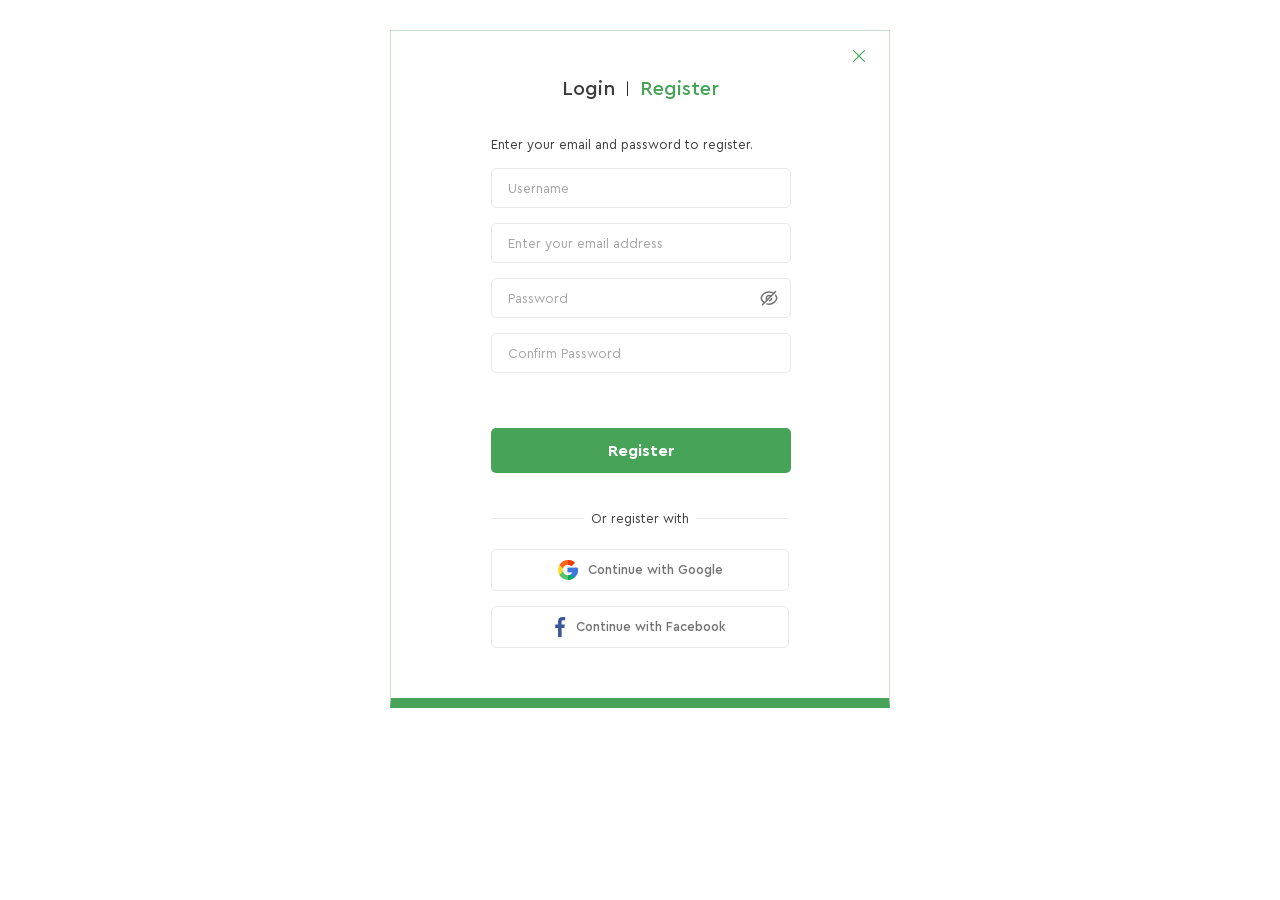
<file: registration.html>
<!DOCTYPE html>
<html lang="en">
<head>
    <meta charset="UTF-8">
    <meta name="viewport" content="width=device-width, initial-scale=1.0">
    <title>Registration</title>
    <link rel="stylesheet" href="./css/reset.css">
    <link rel="stylesheet" href="./css/fonts.css">
    <link rel="stylesheet" href="./css/register.css">
</head>
<body>
    <div class="loader_wrapper">
        <div class="loader"></div>
    </div>
    <div class="modal">
        <button class="close">
            <svg width="18" height="18" viewBox="0 0 18 18" fill="none" xmlns="http://www.w3.org/2000/svg">
                <path fill-rule="evenodd" clip-rule="evenodd"
                    d="M3.17007 3.17007C3.39682 2.94331 3.76447 2.94331 3.99122 3.17007L9 8.17884L14.0088 3.17007C14.2355 2.94331 14.6032 2.94331 14.8299 3.17007C15.0567 3.39682 15.0567 3.76447 14.8299 3.99122L9.82116 9L14.8299 14.0088C15.0567 14.2355 15.0567 14.6032 14.8299 14.8299C14.6032 15.0567 14.2355 15.0567 14.0088 14.8299L9 9.82116L3.99122 14.8299C3.76447 15.0567 3.39682 15.0567 3.17007 14.8299C2.94331 14.6032 2.94331 14.2355 3.17007 14.0088L8.17884 9L3.17007 3.99122C2.94331 3.76447 2.94331 3.39682 3.17007 3.17007Z"
                    fill="#46A358" />
            </svg>
        </button>
        <div class="option">
            <a href="#" class="login">Login</a>
            |
            <a href="#" class="register">Register</a>
        </div>
        <p class="title">Enter your email and password to register.</p>
        <form action="#">
            <input type="text" placeholder="Username" required>
            <input type="email" placeholder="Enter your email address" required>
            <label>
                <input type="password" placeholder="Password" required>
                <svg width="20" height="20" viewBox="0 0 20 20" fill="none" xmlns="http://www.w3.org/2000/svg">
                    <path
                        d="M5.35 14.7748C3.49166 13.5582 2.29166 11.7248 2.29166 10.1165C2.29166 7.38317 5.74166 4.03316 10 4.03316C11.7417 4.03316 13.3583 4.5915 14.6583 5.45816"
                        stroke="#727272" stroke-width="1.5" stroke-linecap="round" stroke-linejoin="round" />
                    <path
                        d="M16.5414 7.17516C17.2839 8.11683 17.7164 9.1585 17.7164 10.1168C17.7164 12.8502 14.2581 16.2002 9.99975 16.2002C9.24142 16.2002 8.50058 16.0918 7.80808 15.9002"
                        stroke="#727272" stroke-width="1.5" stroke-linecap="round" stroke-linejoin="round" />
                    <path
                        d="M8.13808 11.9725C7.64225 11.4817 7.36475 10.8125 7.36725 10.115C7.36392 8.66083 8.54058 7.47917 9.99558 7.47667C10.6956 7.475 11.3673 7.7525 11.8623 8.2475"
                        stroke="#727272" stroke-width="1.5" stroke-linecap="round" stroke-linejoin="round" />
                    <path d="M12.5912 10.5826C12.3962 11.6592 11.5537 12.5034 10.4771 12.7009" stroke="#727272" stroke-width="1.5"
                        stroke-linecap="round" stroke-linejoin="round" />
                    <path d="M16.5764 3.54158L3.43141 16.6866" stroke="#727272" stroke-width="1.5" stroke-linecap="round"
                        stroke-linejoin="round" />
                </svg>
            </label>
            <input type="password" placeholder="Confirm Password" required>
            <input type="submit" value="Register">
        </form>
        <div class="text__line">
            <span>Or register with</span>
        </div>
        <div class="other__login">
            <a href="#">
                <svg width="20" height="20" viewBox="0 0 20 20" fill="none" xmlns="http://www.w3.org/2000/svg">
                    <g clip-path="url(#clip0_2_2044)">
                        <path
                            d="M16.4336 17.6055C14.6992 19.0703 12.4492 20 9.99999 20C6.35545 20 3.1562 17.9922 1.42186 15.0625L2.07116 12.0695L4.9492 11.5352C5.61717 13.6914 7.63276 15.2734 9.99999 15.2734C11.1484 15.2734 12.2148 14.9102 13.0937 14.2656L15.8594 14.6875L16.4336 17.6055Z"
                            fill="#59C36A" />
                        <path
                            d="M16.4336 17.6055L15.8594 14.6875L13.0937 14.2656C12.2148 14.9102 11.1484 15.2735 10 15.2735V20C12.4493 20 14.6992 19.0703 16.4336 17.6055Z"
                            fill="#00A66C" />
                        <path
                            d="M4.72656 10C4.72656 10.539 4.8086 11.0546 4.94922 11.5352L1.42188 15.0625C0.542969 13.5859 0 11.8515 0 10C0 8.1484 0.542969 6.41406 1.42188 4.9375L4.25285 5.42473L4.94922 8.46484C4.8086 8.94527 4.72656 9.4609 4.72656 10Z"
                            fill="#FFDA2D" />
                        <path
                            d="M20 10C20 13.0468 18.5899 15.7773 16.4336 17.6055L13.0938 14.2656C13.7734 13.7734 14.3477 13.1171 14.7227 12.3437H10C9.67184 12.3437 9.41406 12.0859 9.41406 11.7578V8.24219C9.41406 7.91402 9.67184 7.65625 10 7.65625H19.25C19.5312 7.65625 19.7773 7.85543 19.8242 8.13668C19.9414 8.74609 20 9.37887 20 10Z"
                            fill="#4086F4" />
                        <path
                            d="M14.7227 12.3437C14.3477 13.1171 13.7734 13.7734 13.0938 14.2656L16.4336 17.6055C18.5899 15.7773 20 13.0469 20 10C20 9.37887 19.9414 8.74609 19.8242 8.13668C19.7773 7.85543 19.5312 7.65625 19.25 7.65625H10V12.3437H14.7227Z"
                            fill="#4175DF" />
                        <path
                            d="M16.5976 2.79293C16.6094 2.95699 16.5391 3.10937 16.4336 3.22652L13.9258 5.72262C13.7266 5.93355 13.3985 5.95699 13.1641 5.78121C12.2382 5.08984 11.1484 4.72656 9.99999 4.72656C7.63276 4.72656 5.61717 6.30855 4.9492 8.46484L1.42186 4.9375C3.1562 2.00781 6.35546 0 9.99999 0C12.332 0 14.6055 0.859375 16.3867 2.35934C16.5156 2.46484 16.5859 2.62887 16.5976 2.79293Z"
                            fill="#FF641A" />
                        <path
                            d="M13.1641 5.78121C13.3984 5.95703 13.7265 5.93355 13.9257 5.72262L16.4336 3.22652C16.5391 3.10938 16.6094 2.95703 16.5976 2.79293C16.5859 2.62883 16.5156 2.46484 16.3867 2.35934C14.6055 0.859375 12.332 0 10 0V4.72656C11.1484 4.72656 12.2382 5.08984 13.1641 5.78121Z"
                            fill="#F03800" />
                    </g>
                    <defs>
                        <clipPath id="clip0_2_2044">
                            <rect width="20" height="20" fill="white" />
                        </clipPath>
                    </defs>
                </svg>
                Continue with Google
            </a>
            <a href="#">
                <svg width="11" height="20" viewBox="0 0 11 20" fill="none" xmlns="http://www.w3.org/2000/svg">
                    <path
                        d="M8.33089 3.32083H10.1567V0.140833C9.84172 0.0975 8.75839 0 7.49673 0C1.72006 0 3.29172 6.54167 3.06172 7.5H0.155891V11.055H3.06089V20H6.62256V11.0558H9.41006L9.85256 7.50083H6.62173C6.77839 5.1475 5.98756 3.32083 8.33089 3.32083Z"
                        fill="#3B5999" />
                </svg>
                Continue with Facebook
            </a>
        </div>
    </div>
</body>
</html>
</file>
<file: css/fonts.css>
@font-face {
    font-family: 'Cera Pro';
    src: url('../fonts/CeraPro-Light.woff2') format('woff2');
    font-weight: 300;
    font-style: normal;
}
@font-face {
    font-family: 'Cera Pro';
    src: url('../fonts/CeraPro-Regular.woff2') format('woff2');
    font-weight: 400;
    font-style: normal;
}
@font-face {
    font-family: 'Cera Pro';
    src: url('../fonts/CeraPro-Medium.woff2') format('woff2');
    font-weight: 500;
    font-style: normal;
}
@font-face {
    font-family: 'Cera Pro';
    src: url('../fonts/CeraPro-Bold.woff2') format('woff2');
    font-weight: 700;
    font-style: normal;
}@font-face {
    font-family: 'Cera Pro';
    src: url('../fonts/CeraPro-Black.woff2') format('woff2');
    font-weight: 900;
    font-style: normal;
}
</file>
<file: css/styles.css>
* {
    box-sizing: border-box;
    font-family: 'Cera Pro';
}

body {
    font-family: 'Cera Pro';
    padding: 30px 0;
}

.container {
    width: 100%;
    max-width: 1200px;
    margin: 0 auto;
}

/* header */

.header__wrapper {
    display: flex;
    justify-content: space-between;
    min-height: 53px;
    border-bottom: 1px solid rgba(70, 163, 88, 0.5);
} 

.header__menu {
    display: flex;
    gap: 35px;
}

.search {
    padding-top: 8px;
    cursor: pointer;
}

.search path {
    transition: 0.3s;
}

.search:hover path {
    fill: rgba(70, 163, 88, 1);
}

.basket {
    position: relative;
    padding-top: 5px;
    transition: 0.3s;
    cursor: pointer;
}

.basket path {
    transition: 0.3s;
}

.basket:hover path {
    fill: rgba(70, 163, 88, 1);
}

.basket:hover> .basket__quantity {
    transform: scale(1.25);
}

.basket__quantity {
    position: absolute;
    top: 3px;
    right: -8px;
    padding: 10% 20%;
    background: rgba(70, 163, 88, 1);
    font-weight: 500;
    font-size: 10px;
    color: rgba(255, 255, 255, 1);
    border: 2px solid rgba(255, 255, 255, 1);
    border-radius: 50%;
    transition: 0.5s;
}

.menu {
    margin-top: 8px;
    display: flex;
    gap: 40px;
}

.menu__item {
    position: relative;
    padding-bottom: 30px;
}

.menu__item> a {
    display: block;
    text-align: center;
    font-size: 16px;
    text-decoration: none;
    color: rgba(61, 61, 61, 1);
}

.menu__item:nth-child(3) {
    min-width: 80px;
}

.menu__item:hover {
    font-weight: 700;
    cursor: pointer;
    transition: 0.3s;
}

.menu__item::after {
    content: "";
    display: block;
    position: absolute;
    left: 0;
    bottom: 0;
    height: 3px;
    width: 0%;
    background-color: rgba(70, 163, 88, 1);
    transition: all 0.3s;
}

.menu__item:hover::after {
    width: 100%;
}

.dropdown {
    position: relative;
    
}

.dropdown:hover>.submenu {
    opacity: 1;
    visibility: visible;
}

.submenu {
    position: absolute;
    min-width: 185px;
    left: -50px;
    padding-top: 40px;
    opacity: 0;
    visibility: hidden;
    transition: all 0.5s ease;
}

.next {
    position: absolute;
    top: 0;
    left: 185px;
    margin-top: 40px;
    padding-top: 0;
    padding-left: 2px;
}

.submenu li {
    display: flex;
    justify-content: space-between;
    align-items: center;
    padding: 8px 15px;
    background: rgba(237, 246, 238, 1);
}

.submenu a {
    font-weight: 400;
    font-size: 16px;
    text-decoration: none;
    color: rgba(61, 61, 61, 1);
}

.submenu li:hover {
    background: rgba(26, 113, 42, 1);
    transition: 0.3s;
}

.submenu li:hover>a {
    color: rgba(255, 255, 255, 1);
    font-weight: 700;
}

.submenu li:hover>svg {
    color: rgba(255, 255, 255, 1);
    font-weight: 700;
    transform: rotateY(180deg);
    transition: 0.3s;
}

.submenu li:hover path {
    fill: #fff;
}

.submenu li:hover>.submenu.next {
    opacity: 1;
    visibility: visible;
}

.header__btn {
    display: flex;
    align-items: center;
    gap: 5px;
    padding: 18px;
    height: 35px;
    border: 1px solid transparent;
    border-radius: 6px;
    background: rgba(70, 163, 88, 1);
    color: rgba(255, 255, 255, 1);
    text-decoration: none;
    font-size: 16px;
    font-weight: 500;
    cursor: pointer;
    transition: 0.3s;
}

.header__btn:hover {
    background: rgba(26, 113, 42, .9);
    box-shadow: rgba(70, 163, 88, 1) 0px 5px 10px 0px;
}

.burger-menu {
    display: none;
    background: none;
    border: none;
}

/* section promo */

.promo {
    margin-top: 12px;
    background: linear-gradient(97.77deg, rgba(245, 245, 245, 0.5) -23.46%, rgba(245, 245, 245, 0.5) 107.51%);
}

.promo__wrapper {
    padding: 70px 0 85px 40px;
    background: url(../images/bg/promo_bg.png) 100% 100% no-repeat;
}

.promo__text {
    max-width: 550px;
}

.promo__welcome {
    font-size: 15px;
    font-weight: 500;
    line-height: 16px;
    color: rgba(61, 61, 61, 1);
    text-transform: uppercase;
    letter-spacing: 1px;
}

.promo__title {
    margin-top: 7px;
    font-size: 70px;
    font-weight: 900;
    line-height: 70px;
    color: rgba(61, 61, 61, 1);
    text-transform: uppercase;
}

.promo__title span {
    color: rgba(70, 163, 88, 1);
}

.promo__description {
    margin-top: 5px;
    font-size: 14px;
    line-height: 24px;
    color: rgba(114, 114, 114, 1);
}

.promo__link {
    display: block;
    padding: 12px 25px;
    max-width: 140px;
    margin-top: 44px;
    background: rgba(70, 163, 88, 1);
    color: rgba(255, 255, 255, 1);
    font-size: 16px;
    font-weight: 700;
    border: 1px solid transparent;
    text-transform: uppercase;
    border-radius: 6px;
    text-decoration: none;
    transition: 0.3s;
}

.promo__link:hover {
    background: rgba(70, 163, 88, .6);
    /* border: 1px solid rgba(26, 113, 42, .8); */
    color: rgba(26, 113, 42, 1);
    box-shadow: rgba(70, 163, 88, 1) 0px 5px 10px 0px;
}

/* our-products */

.our-products {
    margin-top: 45px;
}

.our-product-wrapper {
    display: flex;
    justify-content: space-between;
    column-gap: 50px;
}

.sidebar {
    min-width: 25%;
    background: rgba(251, 251, 251, 1);
}

.sidebar-title {
    padding-top: 10px;
    padding-left: 20px;
    font-size: 18px;
    font-weight: 700;
    color: rgba(61, 61, 61, 1);
}

.sidebar-menu {
    margin-top: 10px;
    padding: 0 30px;
}

.sidebar-link {
    display: flex;
    justify-content: space-between;
    font-size: 15px;
    line-height: 40px;
    color: rgba(61, 61, 61, 1);
    text-decoration: none;
}

.sidebar-link:hover {
    font-weight: 700;
    color: rgba(70, 163, 88, 1);
    transition: 0.3s;
}

.sidebar-size {
    margin-top: 200px;
    padding-bottom: 20px;
}

.sidebar img {
    width: 100%;
}

.main-content {
    width: 100%;
}

.product-filter {
    display: flex;
    justify-content: space-between;
    align-items: center;
}

.catalog-menu {
    display: flex;
    gap: 25px;
}

.catalog-link {
    min-width: 70px;
    text-align: center;
    font-size: 15px;
    font-weight: 400;
    text-decoration: none;
    color: rgba(61, 61, 61, 1);
}

.catalog-link:hover {
    font-weight: 700;
    color: rgba(70, 163, 88, 1);
    text-decoration: underline 2px rgba(70, 163, 88, 1);
    text-underline-offset: 7px;
    transition: 0.3s;
}

.catalog-link:first-child {
    text-align: left;
}

.catalog-link:nth-child(2) {
    min-width: 90px;
}

.catalog-option {
    display: flex;
    align-items: center;
    gap: 5px;
}

.catalog-option p {
    font-size: 15px;
    line-height: 20px;
}

select {
    border: none;
    font-size: 15px;
    outline: none;
}
select option {
    background-color: rgba(237, 246, 238, 1);
}

.products {
    display: flex;
    justify-content: space-between;
    row-gap: 70px;
    flex-wrap: wrap;
    margin-top: 30px;
}

.products article {
    width: calc((100% - 70px) / 3);
    border-top: 1px solid transparent;
    cursor: pointer;
    transition: 0.3s;
}

.products article:hover {
    border-top: 1px solid rgba(70, 163, 88, 1);
    transform: scale(1.01);
}

.products article:hover> .product-item-head .product-icons {
    opacity: 1;
    visibility: visible;
}

.product-item-head {
    position: relative;
    padding: 25px 0;
    background: rgba(251, 251, 251, 1);
}

.product-item-head img {
    width: 100%;
    display: block;
    margin: 0 auto;
}

.product-sale {
    position: absolute;
    top: 15px;
    padding: 7px 9px;
    font-size: 16px;
    font-weight: 500;
    background: rgba(70, 163, 88, 1);
    color: rgba(255, 255, 255, 1);
    text-transform: uppercase;
}

.product-value {
    display: flex;
    align-items: flex-end;
    gap: 15px;
}

.product-icons {
    display: flex;
    justify-content: center;
    gap: 25px;
    opacity: 0;
    visibility: hidden;
    position: absolute;
    left: 50%;
    transform: translate(-50%, 0);
    transition: 0.3s;
}

.icon_btn:hover path {
    fill: rgba(70, 163, 88, 1);
}

.product-name {
    margin-top: 10px;
    font-size: 16px;
    line-height: 16px;
    color: rgba(61, 61, 61, 1);
}

.product-price {
    margin-top: 5px;
    font-weight: 700;
    font-size: 18px;
    color: rgba(70, 163, 88, 1);
}

.product-price-old {
    font-size: 18px;
    color: rgba(165, 165, 165, 1);
    text-decoration: line-through;
}

.pages-link {
    display: flex;
    justify-content: flex-end;
    margin-top: 90px;
    gap: 10px;
}

.page {
    display: block;
    width: 35px;
    height: 35px;
    border: 1px solid rgba(229, 229, 229, 1);
    border-radius: 4px;
    padding: 7px;
    font-weight: 300;
    font-size: 18px;
    text-decoration: none;
    text-align: center;
    color: rgba(61, 61, 61, 1);
    transition: 0.3s;
}

.page:first-child {
    font-weight: 700;
    background: rgba(70, 163, 88, 1);
    color: rgba(255, 255, 255, 1);
    box-shadow: rgba(70, 163, 88, 1) 0px 5px 10px 0px;
    border: none;
    pointer-events: none;
}

.page:hover {
    font-weight: 700;
    color: rgba(70, 163, 88, 1);
    border: 1px solid rgba(70, 163, 88, 1);
}

.page:active {
    background: rgba(70, 163, 88, 1);
    color: rgba(255, 255, 255, 1);
}

.page:hover path {
    fill: rgba(70, 163, 88, 1);
}

.page:active path {
    fill: rgba(255, 255, 255, 1);
}

/* section info */

.info {
    margin-top: 95px;
}

.info__wrapper {
    display: flex;
    justify-content: space-between;
    gap: 20px;
}

.info__product {
    min-width: 590px;
    min-height: 300px;
    background: rgba(251, 251, 251, 1);
    background-position: left top;
    background-repeat: no-repeat;
}

.info__product.left {
    background-image: url(../images/info_product1.png);
}

.info__product.right {
    background-image: url(../images/info_product2.png);
}

.info__text {
    display: flex;
    flex-direction: column;
    align-items: flex-end;
    padding: 90px 0 40px 0;
}

.info__product-title {
    margin-bottom: 10px;
    width: 150px;
    font-size: 18px;
    font-weight: 900;
    line-height: 24px;
    text-align: right;
    color: rgba(61, 61, 61, 1);
    text-transform: uppercase;
}

.info__product-description {
    max-width: 50%;
    margin-bottom: 25px;
    font-size: 14px;
    line-height: 24px;
    color: rgba(114, 114, 114, 1);
    text-align: right;
}

.info__product-btn {
    display: flex;
    align-items: center;
    gap: 5px;
    padding: 10px 30px;
    min-width: 140px;
    min-height: 40px;
    font-weight: 500;
    background: rgba(70, 163, 88, 1);
    border-radius: 6px;
    border: 1px solid transparent;
    cursor: pointer;
    color: rgba(255, 255, 255, 1);
    text-decoration: none;
    transition: 0.3s;
}
.info__product-btn path {
    transition: 0.3s;
}

.info__product-btn:hover {
    background: transparent;
    color: rgba(70, 163, 88, 1);
    border: 1px solid rgba(70, 163, 88, 1);
}

.info__product-btn:hover path {
    stroke: rgba(70, 163, 88, 1);
}

/* section blog */

.blog {
    margin-top: 140px;
}

.blog__title {
    margin-bottom: 15px;
    font-weight: 700;
    text-align: center;
    font-size: 30px;
    color: rgba(61, 61, 61, 1);
}

.blog__description {
    margin-bottom: 35px;
    font-size: 14px;
    text-align: center;
    color: rgba(114, 114, 114, 1);
}

.blog__wrapper {
    display: flex;
    justify-content: space-between;
    gap: 40px;
    flex-wrap: wrap;
}

.blog__card {
    max-width: calc((100% - 120px) / 4);
    border: 1px solid transparent;
    transition: 0.3s;
}

.blog__card:hover {
    border: 1px solid rgba(70, 163, 88, 0.2);
}

.blog__card-title:hover {
    color: rgba(70, 163, 88, 1);
    cursor: pointer;
}

.blog__card-head {
    width: 100%;
}

.blog__card-body {
    padding: 10px 30px 10px 15px;
    background: rgba(251, 251, 251, 1);
}

.blog__card-info {
    margin-bottom: 5px;
    font-size: 14px;
    font-weight: 500;
    color: rgba(70, 163, 88, 1);
}

.blog__card-title {
    max-width: 250px;
    margin-bottom: 5px;
    padding-right: 10px;
    font-size: 20px;
    font-weight: 700;
    line-height: 26px;
    color: rgba(61, 61, 61, 1);
    transition: 0.3s;
}

.blog__card-title:hover {
    color: rgb(34, 139, 34);
    text-decoration: underline;
}

.blog__card-description {
    margin-bottom: 10px;
    font-size: 14px;
    line-height: 22px;
    color: rgba(114, 114, 114, 1);
}

.blog__card-link {
    max-width: 110px;
    display: flex;
    align-items: center;
    font-weight: 500;
    color: rgba(61, 61, 61, 1);
    text-decoration: none;
    gap: 3px;
    transition: 0.3s;
}

.blog__card-link:hover {
    color: rgba(70, 163, 88, 1);
}

.blog__card-link:hover path {
    fill: rgba(70, 163, 88, 1);
    transition: 0.3s;
}

.blog__card-link svg {
    margin-top: 4px;
}

/* footer-bar */

.footer-bar {
    margin-top: 100px;
    background-color: rgba(251, 251, 251, 1);
}

.flashcard__wrapper {
    padding: 25px;
    display: flex;
    justify-content: space-between;
}

.flashcard {
    max-width: 205px;
    padding-top: 110px;
    position: relative;
}

.one {
    background: url(../images/bg/flashcard1.svg) left top no-repeat;
}

.two {
    background: url(../images/bg/flashcard2.svg) left top no-repeat;
}

.three {
    background: url(../images/bg/flashcard3.svg) left top no-repeat;
}

.flashcard__title {
    font-size: 17px;
    font-weight: 700;
    color: rgba(61, 61, 61, 1);
}

.flashcard__subtitle {
    margin-top: 10px;
    font-size: 14px;
    line-height: 22px;
    color: rgba(114, 114, 114, 1);
}

.line {
    position: absolute;
    top: 0;
    right: -30px;
    margin: 10px 0;
    width: 1px;
    min-height: 190px;
    background: rgba(70, 163, 88, 0.1);
}

.subscribe {
    max-width: 350px;
    padding-top: 10px;
}

.subscribe_title {
    font-size: 18px;
    font-weight: 700;
    color: rgba(61, 61, 61, 1);
}

form {
    margin-top: 25px;
    display: flex;
}

input[type="email"] {
    width: 100%;
    height: 40px;
    padding-left: 10px;
    padding-right: 0;
    border: 1px solid transparent;
    border-top-left-radius: 6px;
    border-bottom-left-radius: 6px;
    box-shadow: 0 0 20px 0 rgba(0, 0, 0, 0.06);
    background: #fff;
    outline: none;
    caret-color: rgba(70, 163, 88, 1);
}

input::placeholder {
    color: rgba(172, 172, 172, 1);
}

input[type="email"]:focus {
    border: 1px solid rgba(70, 163, 88, 1);
    border-right: none;
}

input[type="submit"] {
    padding: 0 25px;
    background: rgba(70, 163, 88, 1);
    color: rgba(255, 255, 255, 1);
    font-size: 18px;
    font-weight: 700;
    border: none;
    cursor: pointer;
    border-top-right-radius: 6px;
    border-bottom-right-radius: 6px;
}

input[type="submit"]:hover {
    background: rgba(26, 113, 42, 1);
    transition: 0.3s;
}

input[type="submit"]:active {
    background: rgba(26, 113, 42, .8);
}

.subscribe_description {
    margin-top: 20px;
    font-size: 13px;
    line-height: 22px;
    color: rgba(114, 114, 114, 1);
}

/* contacts */

.contacts {
    background: linear-gradient(90deg, #edf6ef 0%, #52c368 100%);
}

.contacts__wrapper {
    display: flex;
    padding: 20px 25px;
}

address {
    line-height: 22px;
}

.contacts svg {
    transition: 0.5s;
}

.contacts__wrapper a:hover> svg {
    transform: scale(1.3);
}

.contacts__wrapper a {
    display: flex;
    max-width: 205px;
    align-items: center;
    gap: 10px;
    font-size: 14px;
    text-decoration: none;
    color: rgba(61, 61, 61, 1);
}

.address {
    margin-left: 85px;
}

.mail {
    margin-left: 65px;
}

.phone__number {
    margin-left: 75px;
}

/* footer */

.footer {
    background: rgba(251, 251, 251, 1);
}

.footer__wrapper {
    padding: 25px;
    display: flex;
    justify-content: space-between;
    border-bottom: 1px solid rgba(70, 163, 88, 0.2);
}

.footer__menu {
    min-width: 205px;
}

.footer__menu-title {
    font-size: 18px;
    font-weight: 700;
    color: rgba(61, 61, 61, 1);
}

.footer__menu ul {
    margin-top: 10px;
}

.footer__menu li {
    line-height: 30px;
}

.footer__menu a {
    font-size: 14px;
    color: rgba(61, 61, 61, 1);
    text-decoration: none;
}

.footer__menu a:hover {
    color: rgba(70, 163, 88, 1);
    font-weight: 700;
    text-decoration: 1px rgba(70, 163, 88, 1) underline;
    text-underline-offset: 5px;
    transition: 0.3s;
}

.footer__block {
    min-width: 350px;
}

.footer__social-title, .footer__payments-title {
    font-size: 18px;
    font-weight: 700;
    color: rgba(61, 61, 61, 1);
}

.footer__social-icons {
    display: flex;
    gap: 10px;
    margin-top: 20px;
}

.social__link:hover path {
    fill: white;
    fill-opacity: 1;
    transition: 0.5s;
}

.social__link:hover rect {
    fill: rgba(70, 163, 88, 1);
}

.footer__payments {
    margin-top: 35px;
}

.footer__payments-icons {
    display: flex;
    gap: 15px;
}

.payments__link:hover svg {
    transform: scale(1.05);
    transition: 0.3s;
}

.license {
    margin-top: 15px;
    text-align: center;
    font-size: 14px;
    color: rgba(61, 61, 61, 1);
}

/* Responsive */


@media only screen and (max-width: 1200px) {
    .container {
        padding: 0 15px;
    }
    .info__product {
        min-width: 45%;
    }
}
@media only screen and (max-width: 1080px) {
    .promo__wrapper {
        background: url(../images/bg/promo_bg.png) 110% 50% no-repeat;
        background-size: 45%;
    }
    .flashcard__subtitle {
        width: 80%;
    }
    .line {
        right: 30px;
    }
    .blog__card-description {
        overflow: hidden;
        white-space: nowrap;
        text-overflow: ellipsis;
    }
    .blog__card-body {
        padding: 0;
    }
    .footer__block {
        min-width: 25%;
    }
}
@media only screen and (max-width: 992px){
    .promo__wrapper {
        background: url(../images/bg/promo_bg.png) 110% 50% no-repeat;
        background-size: 40%;
    }
    .products article {
        width: calc((100% - 50px) / 2);
    }
    .products article:nth-last-child(-n + 3) {
        display: none;
    }
    .product-filter {
        flex-wrap: wrap;
        justify-content: center;
        gap: 10px;
    }
    /* .product-filter {
        flex-wrap: wrap;
        gap: 20px;
    } */
    .sidebar {
        min-width: 33%;
    }
    .contacts__wrapper {
        justify-content: space-between;
    }
    .address, .mail, .phone__number {
        margin: 0;
    }
    .footer__menu {
        min-width: 20%;
    }
    .footer__payments-icons {
        justify-content: center;
        gap: 10px;
    }
}
@media only screen and (max-width: 768px) {
    .menu {
        gap: 15px;
    }
    .promo__title {
        font-size: 45px;
        line-height: 45px;
    }
    .promo__text {
        width: 70%;
    }
    .products {
        row-gap: 20px;
        justify-content: center;
    }
    .products article {
        width: calc(75% - 50px);
    }
    .products article:nth-last-child(-n + 6) {
        display: none;
        }
    .blog {
        margin-top: 70px;
    }
    .header__menu {
        gap: 15px;
    }
    .sidebar {
        min-width: 33%;
    }
    .sidebar-menu {
        padding-right: 0;
    }
    .catalog-option {
        display: flex;
    }
    .pages-link {
        justify-content: center;
    }
    .info__wrapper {
        flex-wrap: wrap;
        justify-content: center;
    }
    .blog__wrapper {
        flex-wrap: wrap;
        justify-content: center;
    }
    .blog__card {
        max-width: calc((100% - 120px) / 2);
    }
    .flashcard__wrapper {
        flex-wrap: wrap;
        row-gap: 20px;
        justify-content: space-around;
    }
    .flashcard {
        max-width: 33%;
        text-align: center;
    }
    .flashcard__subtitle {
        margin: 0 auto;
    }
    .one, .two, .three {
        background-position: top center;
    }
    .subscribe {
        text-align: center;
    }
    .contacts__wrapper {
        flex-wrap: wrap;
        justify-content: space-around;
        gap: 20px;
    }
    .footer__wrapper {
        flex-wrap: wrap;
        justify-content: space-around;
        gap: 20px;
    }
    .footer__block {
        text-align: center;
    }
    .footer__social-icons{
        justify-content: center;
    }
    .footer-bar {
        margin-top: 50px;
    }
    .line {
        display: none;
    }
}
@media only screen and (max-width: 600px) {
    .menu__item:nth-last-child(-n + 2) {
        display: none;
    }
}
@media only screen and (max-width: 540px) {
    .menu, .search, .basket, .header__btn {
        display: none;
    }
    .header__wrapper {
        align-items: center;
    }
    .promo__wrapper {
        background: none;
    }
    .sidebar {
        display: none;
    }
    .burger-menu {
        display: block;
    }
    .promo__wrapper {
        padding: 50px 0;
    }
    .products article {
        width: calc(100% - 250px);
    }
    .promo__title {
        font-size: 45px;
        line-height: 45px;
    }
    .promo__text {
        margin: 0 auto;
        text-align: center;
    }
    .promo__link {
        margin: 20px auto;
    }
    .sidebar {
        min-width: 40%;
    }
    .products {
        flex-direction: column;
        align-items: center;
    }
    .product-item-body {
        text-align: center;
    }
    .product-value {
        justify-content: center;
    }
    .catalog-menu {
        gap: 0;
    }
    .blog__card {
        max-width: calc(100% - 50px);
    }
    .flashcard__wrapper {
        flex-direction: column;
        align-items: center;
    }
    .flashcard {
        max-width: 100%;
        text-align: center;
    }
    .pages-link{
        justify-content: center;
    }
}
@media only screen and (max-width: 480px) {
    .our-product-wrapper {
        flex-wrap: wrap;
    }
    .products {
        flex-direction: column;
        align-items: center;
    }
    .products article {
        width: 50%;
    }
    
    .info__product.left,
    .info__product.right {
        background-size: 50%;
        background-position: left center;
    }
    .sidebar {
        display: none;
    }
    .pages-link {
        justify-content: center;
    }
    .footer__wrapper {
        justify-content: space-between;
        flex-wrap: wrap;
        gap: 20px;
    }
    .footer__block {
        min-width: 100%;
    }
    .footer__menu {
        min-width: 100%;
        text-align: center;
    }
}
@media only screen and (max-width: 375px){
    .contacts__wrapper,
    .footer__wrapper,
    .info__wrapper {
        padding: 20px 0;
    }
}
</file>
<file: css/register.css>
* {
    box-sizing: border-box;
}

body {
    font-family: 'Cera Pro';
    padding: 30px 0;
    
}

.modal {
    position: relative;
    width: 500px;
    margin: 0 auto;
    padding: 50px 100px;
    border: 1px solid rgba(70, 163, 88, 0.3);
    border-bottom: 10px solid rgba(70, 163, 88, 1);
}

.close {
    background: transparent;
    border: none;
    position: absolute;
    top: 15px;
    right: 15px;
    cursor: pointer;
}

.close svg {
    transition: 0.5s;
}

.close:hover svg {
    transform: rotate(-180deg);
}

.close:hover path {
    fill: rgba(26, 113, 42, 1);
}


.option {
    display: flex;
    justify-content: center;
    align-items: center;
    gap: 10px;
    font-weight: 300;
}

.option a {
    font-size: 20px;
    font-weight: 500;
    line-height: 16px;
    color: rgba(61, 61, 61, 1);
    text-decoration: none;
}

.option .register {
    color: rgba(70, 163, 88, 1);
}

.title {
    max-width: 300px;
    margin-top: 40px;
    font-size: 13px;
    line-height: 16px;
    color: rgba(61, 61, 61, 1);
}

form {
    margin-top: 15px;
    display: flex;
    flex-direction: column;
    gap: 15px;
}

label {
    position: relative;
}

label svg {
    position: absolute;
    top: 10px;
    right: 10px;
    cursor: pointer;
}

input {
    min-width: 300px;
    height: 40px;
    padding: 0 16px;
    border: 1px solid rgba(234, 234, 234, 1);
    border-radius: 5px;
    caret-color: rgba(70, 163, 88, 1);
}

input:focus {
    border: 1px solid rgba(70, 163, 88, 1);
    outline: none;
}

input::placeholder {
    color: rgba(165, 165, 165, 1);
    font-family: 'Cera Pro';
}
input[type="password"] {
    padding-right: 40px;
}

input[type="submit"] {
    margin-top: 40px;
    height: 45px;
    background-color: rgba(70, 163, 88, 1);
    color: rgba(255, 255, 255, 1);
    font-family: 'Cera Pro';
    font-size: 16px;
    font-weight: 700;
    cursor: pointer;
    transition: 0.5s;
    border: none
}

input[type="submit"]:hover {
    background-color:rgba(26, 113, 42, 1);
    box-shadow: rgba(70, 163, 88, 1) 0px 5px 10px 0px;
    border: none;
    letter-spacing: 2px;
}

.text__line {
    margin-top: 45px;
    display: flex;
    justify-content: center;
    align-items: center;
    height: 1px;
    background-color: #EAEAEA;
}

.text__line span {
    padding: 0 7px;
    font-size: 13px;
    color: rgba(61, 61, 61, 1);
    background: #fff;
}

.other__login {
    margin-top: 30px;
    display: flex;
    flex-direction: column;
    gap: 15px;
}

.other__login a {
    display: flex;
    justify-content: center;
    align-items: center;
    gap: 10px;
    padding: 10px;
    font-size: 13px;
    font-weight: 500;
    line-height: 16px;
    color: rgba(114, 114, 114, 1);
    text-align: center;
    text-decoration: none;
    border: 1px solid rgba(234, 234, 234, 1);
    border-radius: 5px;
    transition: 0.3s;
}

.other__login a:hover {
    border: 1px solid rgba(70, 163, 88, 1);
    color: rgba(70, 163, 88, 1);
}

.loader_wrapper {
    display: flex;
    justify-content: center;
    align-items: center;
    width: 100%;
    height: 100%;
    position: absolute;
    top: 0;
    left: 0;
    background: linear-gradient(to right, rgba(70, 163, 88, 1), rgba(70, 163, 88, 1));
    animation: fadeOut 1s ease forwards;
    animation-delay: 1.5s;
    z-index: 100;
}

@keyframes fadeOut {
    0% {
        opacity: 1;
    }

    100% {
        opacity: 0;
        visibility: hidden;
    }
}

.loader {
    width: 50px;
    --b: 8px;
    aspect-ratio: 1;
    border-radius: 50%;
    padding: 1px;
    background: conic-gradient(#0000 10%, rgba(234, 234, 234, 1)) content-box;
    -webkit-mask:
        repeating-conic-gradient(#0000 0deg, #000 1deg 20deg, #0000 21deg 36deg),
        radial-gradient(farthest-side, #0000 calc(100% - var(--b) - 1px), #000 calc(100% - var(--b)));
    -webkit-mask-composite: destination-in;
    mask-composite: intersect;
    animation: l4 1s infinite steps(10);
}

@keyframes l4 {
    to {
        transform: rotate(1turn)
    }
}
</file>
